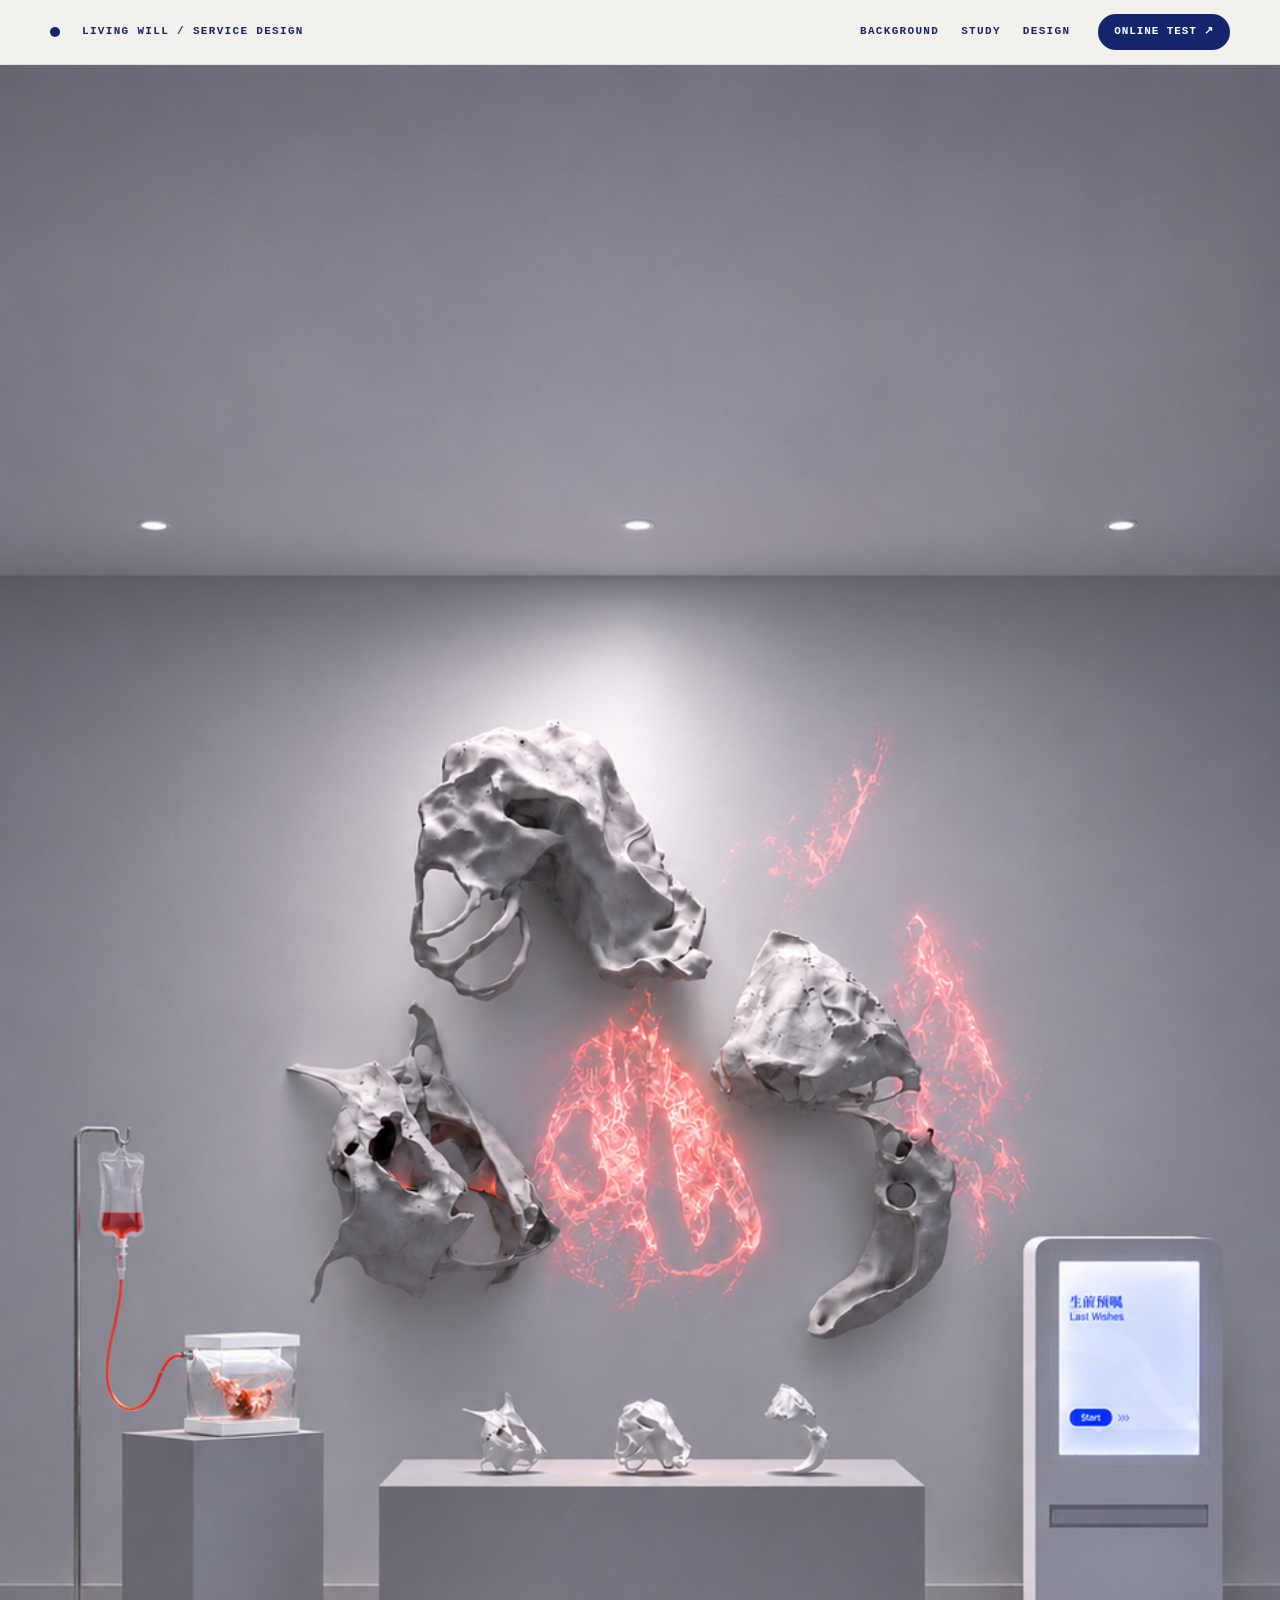
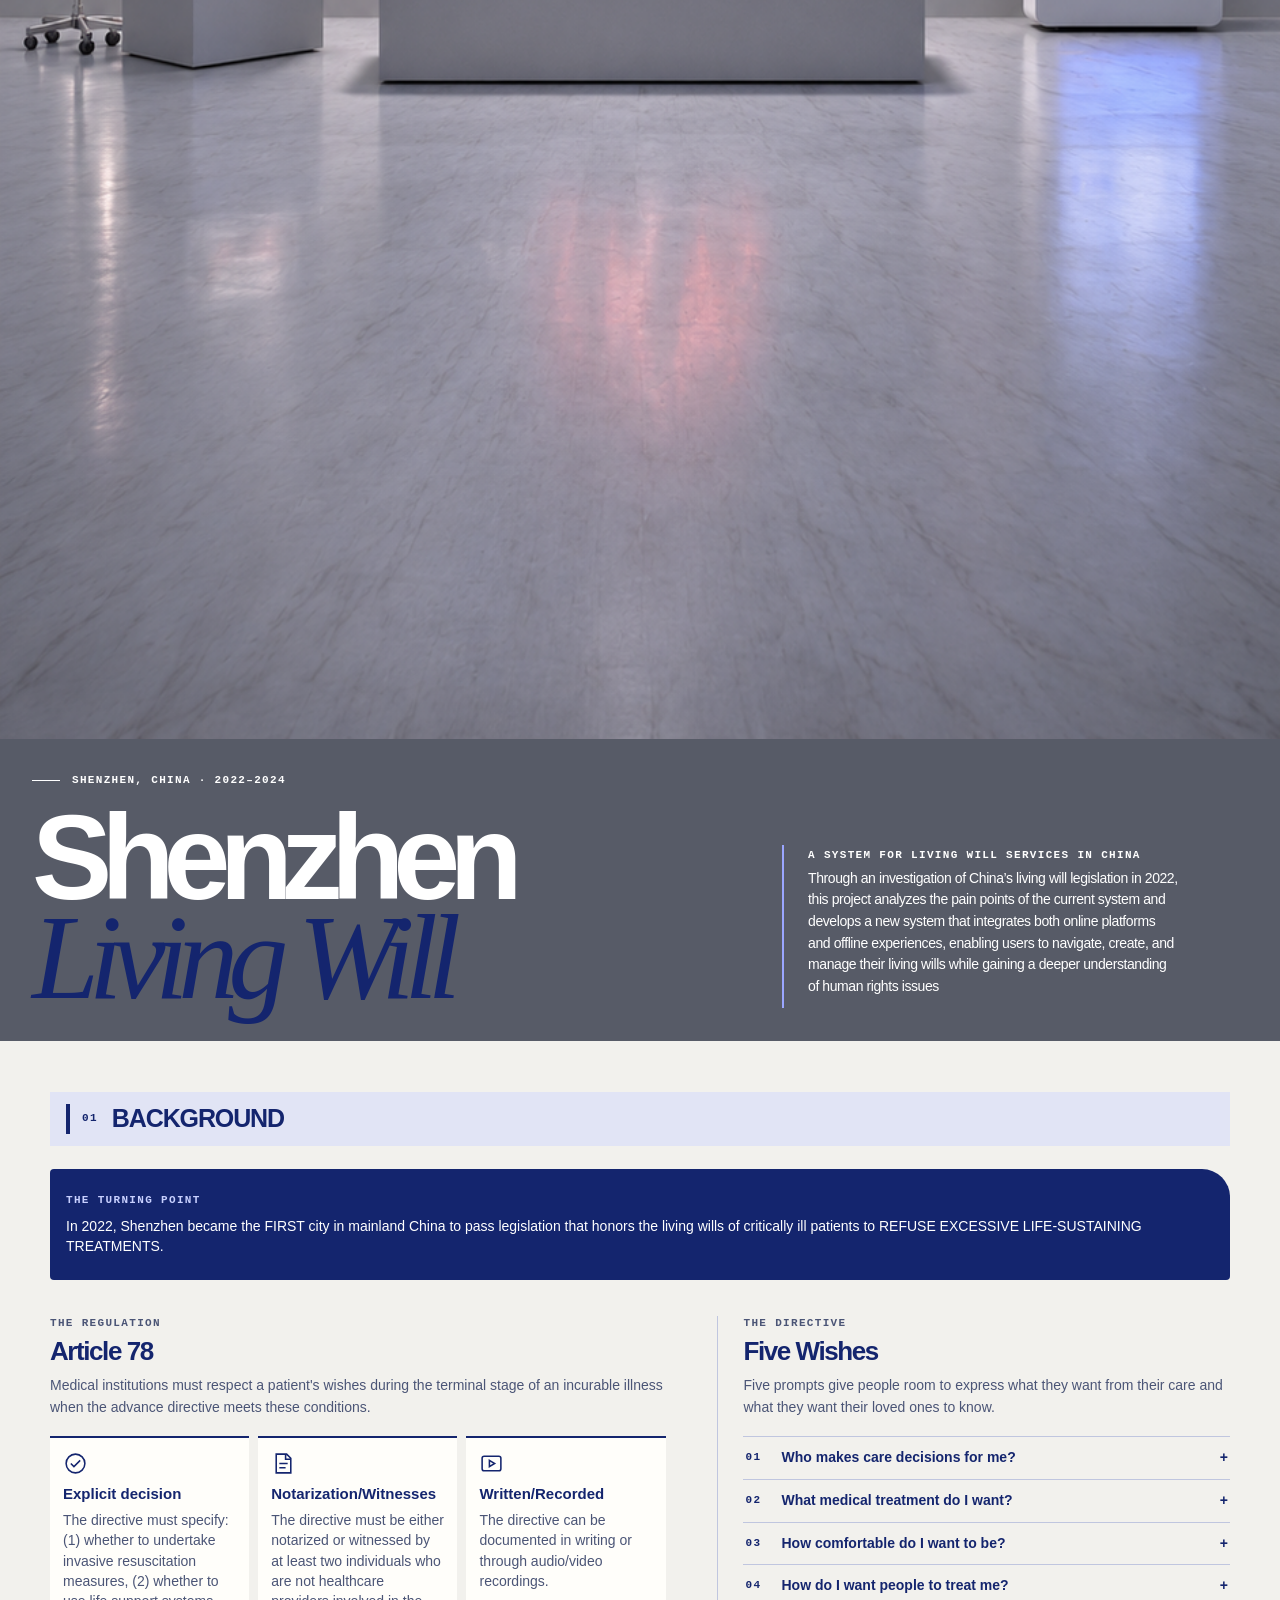
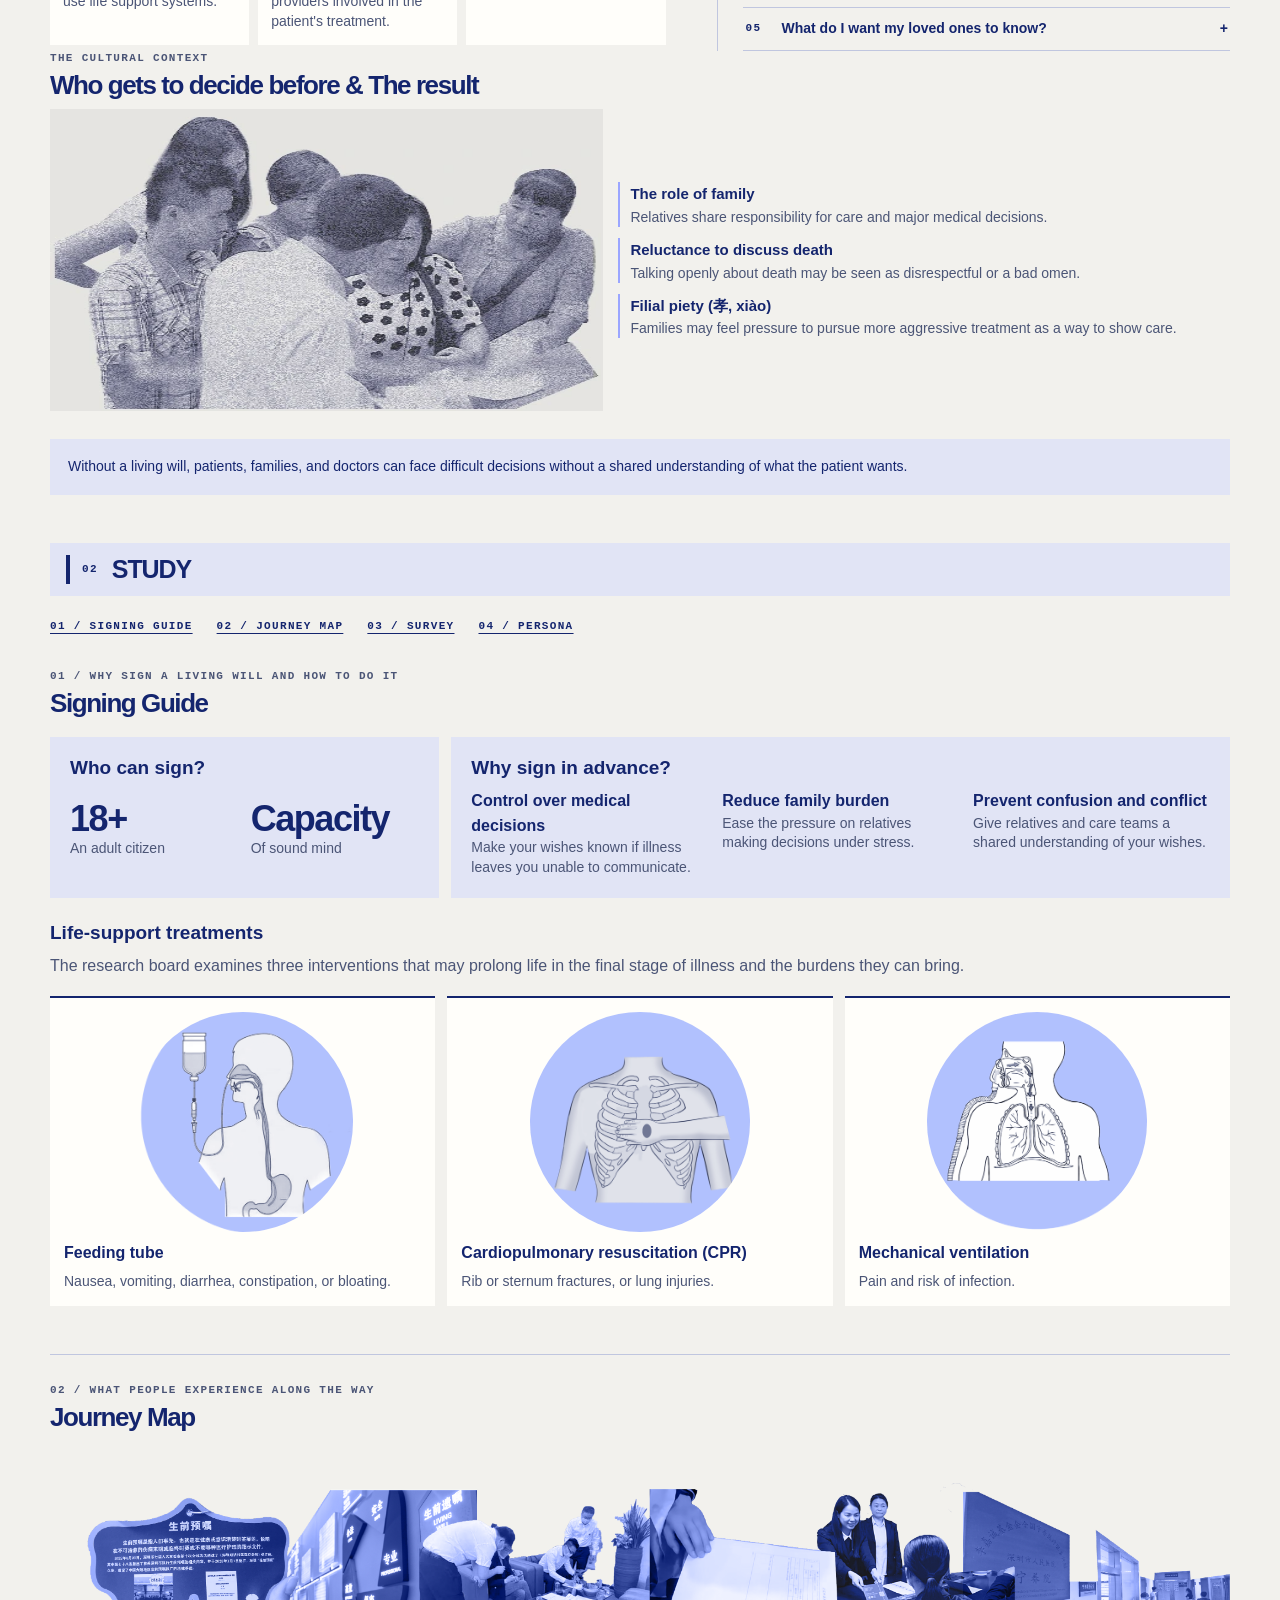
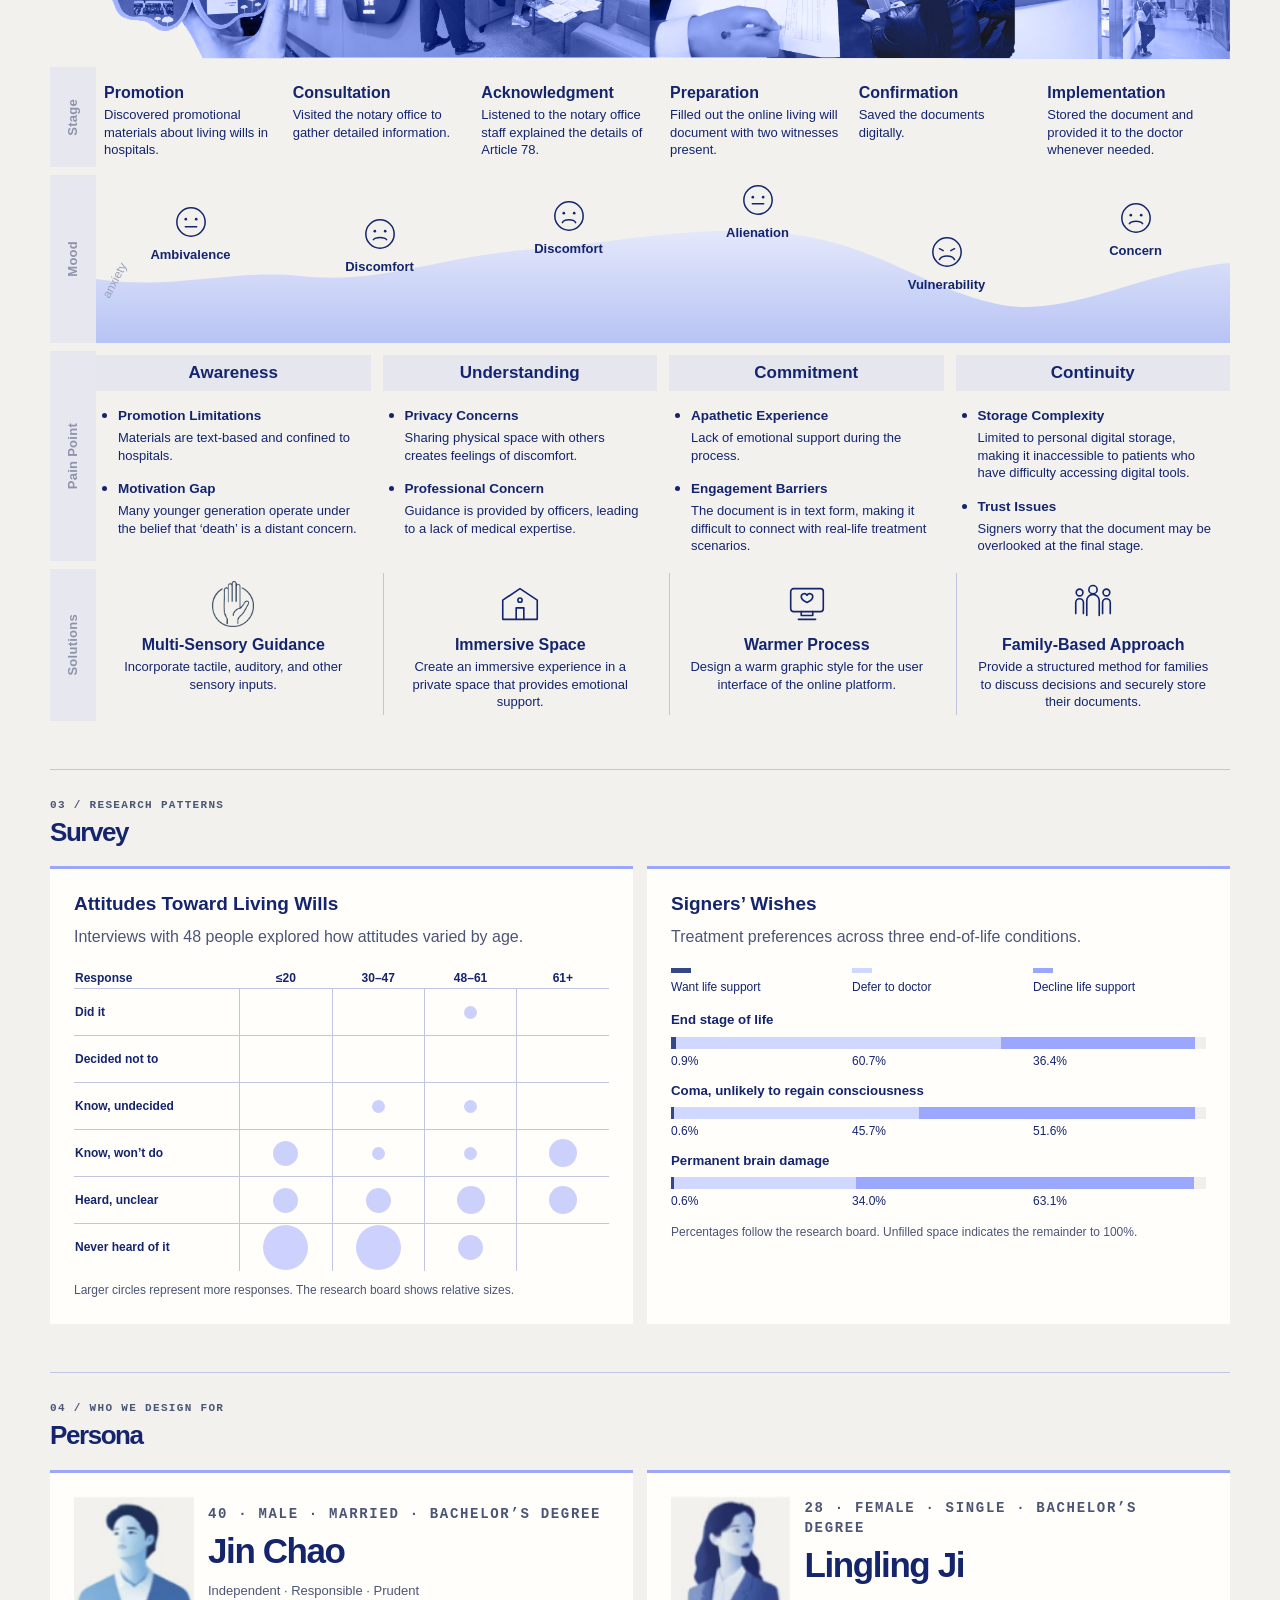
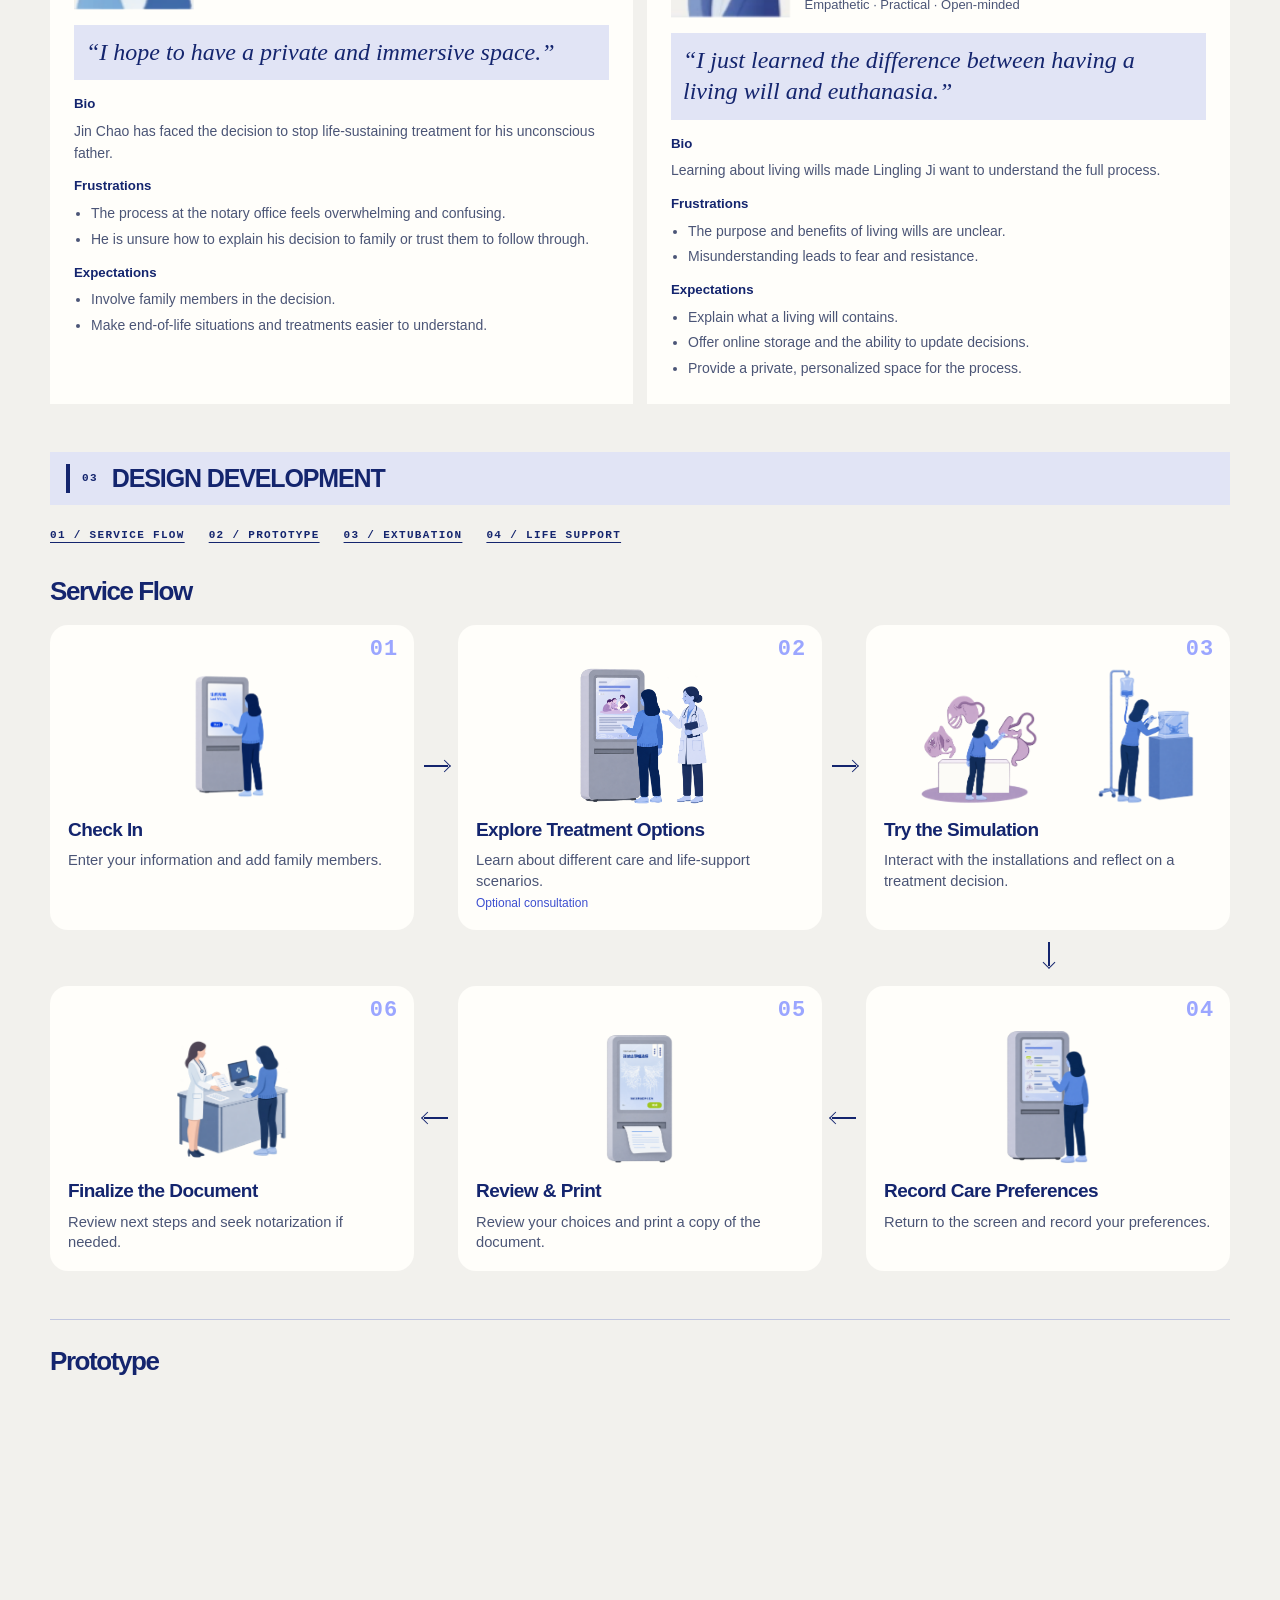
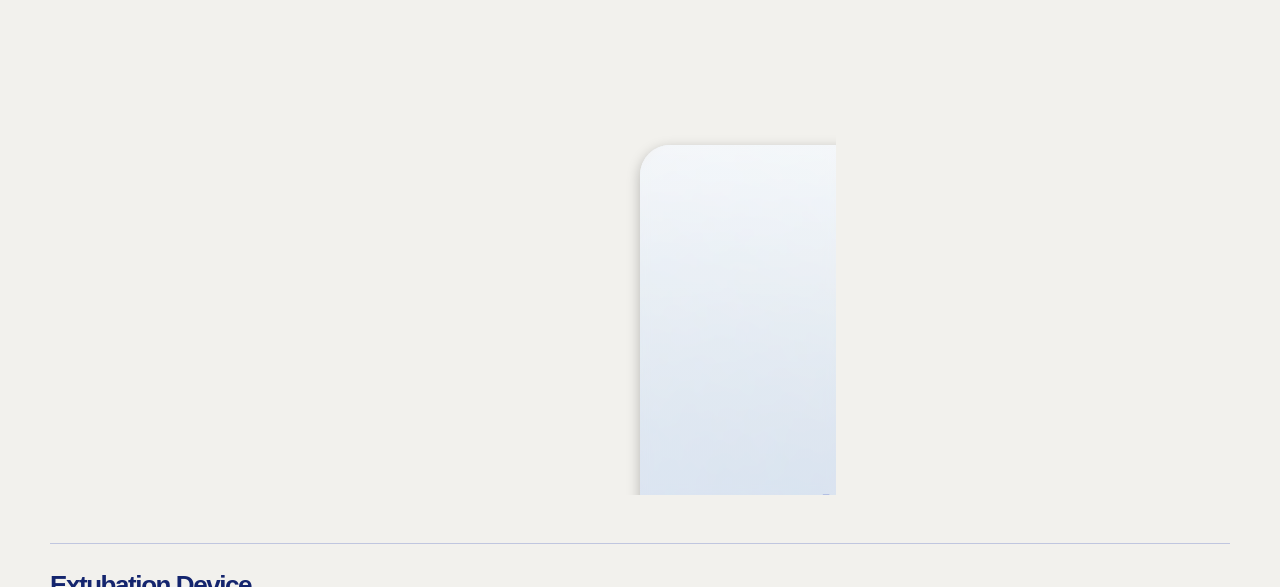
<file: index.html>
<!doctype html>
<html lang="en"><head>
<meta charset="utf-8"><meta name="viewport" content="width=device-width,initial-scale=1">
<meta name="description" content="A design research study of living wills and end-of-life decisions in Shenzhen.">
<title>Shenzhen Living Will · A Design Research Study</title>
<link rel="stylesheet" href="design.css"><link rel="stylesheet" href="base.css">
</head><body id="top">
<header class="nav site-nav mono"><div class="wrap nav-bar"><a class="mark" href="#top"><span></span> LIVING WILL / SERVICE DESIGN</a><nav aria-label="Sections"><a href="#background">BACKGROUND</a><a href="#fieldwork">STUDY</a><a href="#design">Design</a><a class="play-experience" href="https://xuefengli7788.github.io/dianyun/" aria-label="Play the interactive point cloud experience">ONLINE TEST ↗</a></nav></div></header>
<main><div class="cover-stage">
<picture><source media="(max-width: 640px)" srcset="手机版.png"><img class="hero-cover" src="coverpic.png" alt="Living Will installation rendering with red anatomical projections, display plinths, and a touchscreen kiosk"></picture>
    <div class="cover-caption"><div class="hero">
    <div><div class="eyebrow mono">Shenzhen, China · 2022–2024</div><h1>Shenzhen <span>Living Will</span></h1></div>
    <div class="intro"><div class="mono">A System for Living Will Services in China</div>
    <p>Through an investigation of China’s living will legislation in 2022, this project analyzes the pain points of the current system and develops a new system that integrates both online platforms and offline experiences, enabling users to navigate, create, and manage their living wills while gaining a deeper understanding of human rights issues</p></div>
</div></div></div><div class="wrap"><div class="opening-chapters">

    <section id="background" aria-labelledby="background-title">
<header class="section-head"><span class="mono">01</span><h2 id="background-title">BACKGROUND</h2></header>
<div class="callout"><div class="mono">The turning point</div><p>In 2022, Shenzhen became the FIRST city in mainland China to pass legislation that honors the living wills of critically ill patients to REFUSE EXCESSIVE LIFE-SUSTAINING TREATMENTS.</p></div>
<div class="opening-grid"><div><p class="mono label">The regulation</p><h3 class="sub">Article 78</h3><p class="copy">Medical institutions must respect a patient's wishes during the terminal stage of an incurable illness when the advance directive meets these conditions.</p>
<div class="rules">
<article><svg viewBox="0 0 24 24" aria-hidden="true"><circle cx="12" cy="12" r="9"></circle><path d="m7.5 12 3 3 6-6"></path></svg><b>Explicit decision</b><p>The directive must specify: 
(1) whether to undertake invasive resuscitation measures, 
(2) whether to use life support systems.</p></article>
<article><svg viewBox="0 0 24 24" aria-hidden="true"><path d="M5 3h10l4 4v14H5zM14 3v5h5M8 12h8m-8 4h6"></path></svg><b>Notarization/Witnesses</b><p>The directive must be either notarized or witnessed by at least two individuals who are not healthcare providers involved in the patient's treatment.</p></article>
<article><svg viewBox="0 0 24 24" aria-hidden="true"><rect x="3" y="5" width="18" height="14" rx="2"></rect><path d="m10 9 5 3-5 3z"></path></svg><b>Written/Recorded</b><p>The directive can be documented in writing or through audio/video recordings. 
</p></article>
</div></div><div class="opening-context"><p class="mono label">The directive</p><h3 class="sub">Five Wishes</h3><p class="copy">Five prompts give people room to express what they want from their care and what they want their loved ones to know.</p>
<div class="wishes">
<details><summary><span class="mono">01</span>Who makes care decisions for me?</summary><p>Name the person you want to speak for you if you can no longer make your own medical decisions.</p></details>
<details><summary><span class="mono">02</span>What medical treatment do I want?</summary><p>Describe which treatments you would want or decline.</p></details>
<details><summary><span class="mono">03</span>How comfortable do I want to be?</summary><p>Describe your preferences for comfort and relief.</p></details>
<details><summary><span class="mono">04</span>How do I want people to treat me?</summary><p>Share how you would like others to care for you and spend time with you.</p></details>
<details><summary><span class="mono">05</span>What do I want my loved ones to know?</summary><p>Leave a message for the people closest to you.</p></details>
</div></div></div>

<div class="opening-context"><p class="mono label">The cultural context</p><h3 class="sub">Who gets to decide before & The result</h3>
<div class="culture"><img src="family.webp" width="450" height="302" alt="Duotone photograph of a family gathered around a seated relative"><div class="themes"><div><b>The role of family</b><p>Relatives share responsibility for care and major medical decisions.</p></div><div><b>Reluctance to discuss death</b><p>Talking openly about death may be seen as disrespectful or a bad omen.</p></div><div><b>Filial piety (孝, xiào)</b><p>Families may feel pressure to pursue more aggressive treatment as a way to show care.</p></div></div></div>
<p class="end">Without a living will, patients, families, and doctors can face difficult decisions without a shared understanding of what the patient wants.</p></div></section></div>

<section id="fieldwork" class="fieldwork" aria-labelledby="fieldwork-title"><header class="section-head"><span class="mono">02</span><h2 id="fieldwork-title">STUDY</h2></header>
    <nav class="field-nav mono" aria-label="Fieldwork sections">
        <a href="#signing-guide">01 / Signing guide</a><a href="#journey">02 / Journey map</a><a href="#survey">03 / Survey</a><a href="#persona">04 / Persona</a></nav>
    <section id="signing-guide" class="field-chapter" aria-labelledby="signing-title">
        <div class="field-heading"><p class="mono label">01 / Why sign a living will and how to do it</p><h3 class="sub" id="signing-title">Signing Guide</h3></div>
        <div    class="guide-grid"><div class="guide-box"><h4>Who can sign?</h4><div class="eligibility"><p><strong>18+</strong>An adult citizen</p><p><strong>Capacity</strong>Of sound mind</p></div></div>
        <div class="guide-box"><h4>Why sign in advance?</h4><ul class="benefits"><li><b>Control over medical decisions</b><span>Make your wishes known if illness leaves you unable to communicate.</span></li><li><b>Reduce family burden</b><span>Ease the pressure on relatives making decisions under stress.</span></li><li><b>Prevent confusion and conflict</b><span>Give relatives and care teams a shared understanding of your wishes.</span></li></ul></div></div>
        <div class="treatments"><h4>Life-support treatments</h4><p class="copy">The research board examines three interventions that may prolong life in the final stage of illness and the burdens they can bring.</p><div class="treatment-grid">
            <article><span class="treatment-icon"><img src="feeding tube.png" width="220" height="220" alt="" loading="lazy"></span><h5>Feeding tube</h5><p>Nausea, vomiting, diarrhea, constipation, or bloating.</p></article>
            <article><span class="treatment-icon"><img src="cpr.png" width="220" height="220" alt="" loading="lazy"></span><h5>Cardiopulmonary resuscitation (CPR)</h5><p>Rib or sternum fractures, or lung injuries.</p></article>
            <article><span class="treatment-icon"><img src="ventilation.png" width="220" height="220" alt="" loading="lazy"></span><h5>Mechanical ventilation</h5><p>Pain and risk of infection.</p></article></div>
</div></section>

<section id="journey" class="field-chapter journey" aria-labelledby="journey-title">
<div class="field-heading"><p class="mono label">02 / What people experience along the way</p><h3 class="sub" id="journey-title">Journey Map</h3></div>
<img class="journey-photo" src="journeymap.png" width="934" height="135" alt="Blue-toned photo collage of hospital outreach, a notary consultation, and document signing" loading="lazy">
<div class="journey-scroll">
<div class="journey-board">
<div class="journey-row">
<div class="row-label"><span>Stage</span></div>
<ol class="stage-list">
<li><h4>Promotion</h4><p>Discovered promotional materials about living wills in hospitals.</p></li>
<li><h4>Consultation</h4><p>Visited the notary office to gather detailed information.</p></li>
<li><h4>Acknowledgment</h4><p>Listened to the notary office staff explained the details of Article 78.</p></li>
<li><h4>Preparation</h4><p>Filled out the online living will document with two witnesses present.</p></li>
<li><h4>Confirmation</h4><p>Saved the documents digitally.</p></li>
<li><h4>Implementation</h4><p>Stored the document and provided it to the doctor whenever needed.</p></li>
</ol>
</div>
<div class="journey-row">
<div class="row-label"><span>Mood</span></div>
<div class="mood-panel">
<svg class="mood-wave" viewBox="0 0 1000 180" preserveAspectRatio="none" aria-hidden="true"><defs><linearGradient id="mood-fill" x1="0" y1="0" x2="0" y2="1"><stop offset="0" stop-color="#e4e8fb"></stop><stop offset="1" stop-color="#b7c3f4"></stop></linearGradient></defs><path d="M0 92 C70 108 120 78 180 88 C250 100 300 62 380 52 C460 42 520 18 600 28 C690 40 730 108 800 128 C860 144 930 78 1000 70 V180 H0 Z" fill="url(#mood-fill)"></path></svg>
<span class="mood-axis">anxiety</span>
<ol class="mood-list">
<li class="mood-1"><svg viewBox="0 0 36 36" aria-hidden="true"><circle cx="18" cy="18" r="15"></circle><circle cx="12.5" cy="15" r="1.4"></circle><circle cx="23.5" cy="15" r="1.4"></circle><path d="M12 23h12"></path></svg><b>Ambivalence</b></li>
<li class="mood-2"><svg viewBox="0 0 36 36" aria-hidden="true"><circle cx="18" cy="18" r="15"></circle><circle cx="12.5" cy="15" r="1.4"></circle><circle cx="23.5" cy="15" r="1.4"></circle><path d="M11 24c2.2-3.2 11.8-3.2 14 0"></path></svg><b>Discomfort</b></li>
<li class="mood-3"><svg viewBox="0 0 36 36" aria-hidden="true"><circle cx="18" cy="18" r="15"></circle><circle cx="12.5" cy="15" r="1.4"></circle><circle cx="23.5" cy="15" r="1.4"></circle><path d="M11 25c2.2-4 11.8-4 14 0"></path></svg><b>Discomfort</b></li>
<li class="mood-4"><svg viewBox="0 0 36 36" aria-hidden="true"><circle cx="18" cy="18" r="15"></circle><circle cx="12.5" cy="15" r="1.4"></circle><circle cx="23.5" cy="15" r="1.4"></circle><path d="M12 22h12"></path></svg><b>Alienation</b></li>
<li class="mood-5"><svg viewBox="0 0 36 36" aria-hidden="true"><circle cx="18" cy="18" r="15"></circle><path d="M10 14.5 14 16.5M26 14.5 22 16.5"></path><path d="M10 26c2.6-5 13.4-5 16 0"></path></svg><b>Vulnerability</b></li>
<li class="mood-6"><svg viewBox="0 0 36 36" aria-hidden="true"><circle cx="18" cy="18" r="15"></circle><circle cx="12.5" cy="15" r="1.4"></circle><circle cx="23.5" cy="15" r="1.4"></circle><path d="M11 24c2.2-3.4 11.8-3.4 14 0"></path></svg><b>Concern</b></li>
</ol>
</div>
</div>
<div class="journey-row">
<div class="row-label"><span>Pain Point</span></div>
<div class="pain-grid">
<article><h4>Awareness</h4><ul><li><b>Promotion Limitations</b><p>Materials are text-based and confined to hospitals.</p></li><li><b>Motivation Gap</b><p>Many younger generation operate under the belief that ‘death’ is a distant concern.</p></li></ul></article>
<article><h4>Understanding</h4><ul><li><b>Privacy Concerns</b><p>Sharing physical space with others creates feelings of discomfort.</p></li><li><b>Professional Concern</b><p>Guidance is provided by officers, leading to a lack of medical expertise.</p></li></ul></article>
<article><h4>Commitment</h4><ul><li><b>Apathetic Experience</b><p>Lack of emotional support during the process.</p></li><li><b>Engagement Barriers</b><p>The document is in text form, making it difficult to connect with real-life treatment scenarios.</p></li></ul></article>
<article><h4>Continuity</h4><ul><li><b>Storage Complexity</b><p>Limited to personal digital storage, making it inaccessible to patients who have difficulty accessing digital tools.</p></li><li><b>Trust Issues</b><p>Signers worry that the document may be overlooked at the final stage.</p></li></ul></article>
</div>
</div>
<div class="journey-row">
<div class="row-label"><span>Solutions</span></div>
<div class="solution-grid">
<article><img src="手icon.png" alt="" width="46" height="46"><h4>Multi-Sensory Guidance</h4><p>Incorporate tactile, auditory, and other sensory inputs.</p></article>
<article><svg viewBox="0 0 48 48" aria-hidden="true"><path d="M6 20 24 8l18 12v20H6z"></path><path d="M20 40V28h8v12"></path><circle cx="24" cy="20" r="2.2"></circle></svg><h4>Immersive Space</h4><p>Create an immersive experience in a private space that provides emotional support.</p></article>
<article><svg viewBox="0 0 48 48" aria-hidden="true"><rect x="7" y="8" width="34" height="24" rx="3"></rect><path d="M18 32v4h12v-4M15 40h18"></path><path d="M24 15c-1.5-2.8-6-2.2-6 1.4 0 3.2 6 6 6 6s6-2.8 6-6c0-3.6-4.5-4.2-6-1.4z"></path></svg><h4>Warmer Process</h4><p>Design a warm graphic style for the user interface of the online platform.</p></article>
<article><svg viewBox="0 0 48 48" aria-hidden="true"><circle cx="10" cy="12" r="3.5"></circle><path d="M6 34V22.5a4 4 0 0 1 8 0V34"></path><circle cx="24" cy="9" r="4.3"></circle><path d="M17.5 36V20.5a6.5 6.5 0 0 1 13 0V36"></path><circle cx="38" cy="12" r="3.5"></circle><path d="M34 34V22.5a4 4 0 0 1 8 0V34"></path></svg><h4>Family-Based Approach</h4><p>Provide a structured method for families to discuss decisions and securely store their documents.</p></article>
</div>
</div>
</div>
</div>
</section>
<section id="survey" class="field-chapter" aria-labelledby="survey-title"><div class="field-heading"><p class="mono label">03 / Research patterns</p><h3 class="sub" id="survey-title">Survey</h3></div><div class="survey-grid">
<article><h4>Attitudes Toward Living Wills</h4><p class="copy">Interviews with 48 people explored how attitudes varied by age.</p><table class="bubble-table" aria-label="Relative response frequency by age group"><thead><tr><th scope="col">Response</th><th scope="col">≤20</th><th scope="col">30–47</th><th scope="col">48–61</th><th scope="col">61+</th></tr></thead><tbody>
<tr><th scope="row">Did it</th><td><span class="dot" style="--dot:0px" aria-label="No mark"></span></td><td><span class="dot" style="--dot:0px" aria-label="No mark"></span></td><td><span class="dot" style="--dot:13px" aria-label="Small marker"></span></td><td><span class="dot" style="--dot:0px" aria-label="No mark"></span></td></tr>
<tr><th scope="row">Decided not to</th><td><span class="dot" style="--dot:0px" aria-label="No mark"></span></td><td><span class="dot" style="--dot:0px" aria-label="No mark"></span></td><td><span class="dot" style="--dot:0px" aria-label="No mark"></span></td><td><span class="dot" style="--dot:0px" aria-label="No mark"></span></td></tr>
<tr><th scope="row">Know, undecided</th><td><span class="dot" style="--dot:0px" aria-label="No mark"></span></td><td><span class="dot" style="--dot:13px" aria-label="Small marker"></span></td><td><span class="dot" style="--dot:13px" aria-label="Small marker"></span></td><td><span class="dot" style="--dot:0px" aria-label="No mark"></span></td></tr>
<tr><th scope="row">Know, won’t do</th><td><span class="dot" style="--dot:25px" aria-label="Medium marker"></span></td><td><span class="dot" style="--dot:13px" aria-label="Small marker"></span></td><td><span class="dot" style="--dot:13px" aria-label="Small marker"></span></td><td><span class="dot" style="--dot:28px" aria-label="Medium marker"></span></td></tr>
<tr><th scope="row">Heard, unclear</th><td><span class="dot" style="--dot:25px" aria-label="Medium marker"></span></td><td><span class="dot" style="--dot:25px" aria-label="Medium marker"></span></td><td><span class="dot" style="--dot:28px" aria-label="Medium marker"></span></td><td><span class="dot" style="--dot:28px" aria-label="Medium marker"></span></td></tr>
<tr><th scope="row">Never heard of it</th><td><span class="dot" style="--dot:45px" aria-label="Large marker"></span></td><td><span class="dot" style="--dot:45px" aria-label="Large marker"></span></td><td><span class="dot" style="--dot:25px" aria-label="Medium marker"></span></td><td><span class="dot" style="--dot:0px" aria-label="No mark"></span></td></tr>
</tbody></table><p class="chart-note">Larger circles represent more responses. The research board shows relative sizes.</p></article>
<article><h4>Signers’ Wishes</h4><p class="copy">Treatment preferences across three end-of-life conditions.</p><ol class="wish-legend"><li>Want life support</li><li>Defer to doctor</li><li>Decline life support</li></ol>
<div class="wish-data"><h5>End stage of life</h5><div class="wish-bar" aria-hidden="true"><span style="width:0.9%"></span><span style="width:60.7%"></span><span style="width:36.4%"></span></div><div class="wish-values"><span>0.9%</span><span>60.7%</span><span>36.4%</span></div></div>
<div class="wish-data"><h5>Coma, unlikely to regain consciousness</h5><div class="wish-bar" aria-hidden="true"><span style="width:0.6%"></span><span style="width:45.7%"></span><span style="width:51.6%"></span></div><div class="wish-values"><span>0.6%</span><span>45.7%</span><span>51.6%</span></div></div>
<div class="wish-data"><h5>Permanent brain damage</h5><div class="wish-bar" aria-hidden="true"><span style="width:0.6%"></span><span style="width:34.0%"></span><span style="width:63.1%"></span></div><div class="wish-values"><span>0.6%</span><span>34.0%</span><span>63.1%</span></div></div><p class="chart-note">Percentages follow the research board. Unfilled space indicates the remainder to 100%.</p></article></div></section>
<section id="persona" class="field-chapter" aria-labelledby="persona-title"><div class="field-heading"><p class="mono label">04 / Who we design for</p><h3 class="sub" id="persona-title">Persona</h3></div><div class="persona-grid">
<article class="persona"><header><img src="jin-chao.webp" width="99" height="93" alt="" loading="lazy"><div><p class="mono label">40 · Male · Married · Bachelor’s degree</p><h4>Jin Chao</h4><p class="traits">Independent · Responsible · Prudent</p></div></header><blockquote>“I hope to have a private and immersive space.”</blockquote><h5>Bio</h5><p>Jin Chao has faced the decision to stop life-sustaining treatment for his unconscious father.</p><h5>Frustrations</h5><ul><li>The process at the notary office feels overwhelming and confusing.</li><li>He is unsure how to explain his decision to family or trust them to follow through.</li></ul><h5>Expectations</h5><ul><li>Involve family members in the decision.</li><li>Make end-of-life situations and treatments easier to understand.</li></ul></article>
<article class="persona"><header><img src="lingling-ji.webp" width="92" height="93" alt="" loading="lazy"><div><p class="mono label">28 · Female · Single · Bachelor’s degree</p><h4>Lingling Ji</h4><p class="traits">Empathetic · Practical · Open-minded</p></div></header><blockquote>“I just learned the difference between having a living will and euthanasia.”</blockquote><h5>Bio</h5><p>Learning about living wills made Lingling Ji want to understand the full process.</p><h5>Frustrations</h5><ul><li>The purpose and benefits of living wills are unclear.</li><li>Misunderstanding leads to fear and resistance.</li></ul><h5>Expectations</h5><ul><li>Explain what a living will contains.</li><li>Offer online storage and the ability to update decisions.</li><li>Provide a private, personalized space for the process.</li></ul></article></div></section>
</section>
<section id="design" class="fieldwork design" aria-labelledby="design-title"><header class="section-head"><span class="mono">03</span><h2 id="design-title">DESIGN DEVELOPMENT</h2></header>
<nav class="field-nav mono" aria-label="Design development sections"><a href="#service-flow">01 / Service Flow</a><a href="#prototype">02 / Prototype</a><a href="#extubation">03 / Extubation</a><a href="#life-support">04 / Life support</a></nav>
<section id="service-flow" class="field-chapter" aria-labelledby="service-flow-title"><div class="field-heading"><h3 class="sub" id="service-flow-title">Service Flow</h3></div><ol class="service-list">
<li class="service-step"><span class="service-num mono">01</span><div class="service-visual"><img src="1.png" width="1122" height="1402" alt="" loading="lazy"></div><div class="service-copy"><h4>Check In</h4><p>Enter your information and add family members.</p></div><span class="flow-arrow" aria-hidden="true"></span></li>
<li class="service-step"><span class="service-num mono">02</span><div class="service-visual"><img src="2.png" width="1460" height="1077" alt="" loading="lazy"></div><div class="service-copy"><h4>Explore Treatment Options</h4><p>Learn about different care and life-support scenarios.</p><p class="service-note">Optional consultation</p></div><span class="flow-arrow" aria-hidden="true"></span></li>
<li class="service-step service-pair"><span class="service-num mono">03</span><div class="service-visual"><img src="3.png" width="1460" height="1077" alt="" loading="lazy"><img src="5.png" width="1045" height="1505" alt="" loading="lazy"></div><div class="service-copy"><h4>Try the Simulation</h4><p>Interact with the installations and reflect on a treatment decision.</p></div><span class="flow-arrow" aria-hidden="true"></span></li>
<li class="service-step"><span class="service-num mono">04</span><div class="service-visual"><img src="4.png" width="1086" height="1448" alt="" loading="lazy"></div><div class="service-copy"><h4>Record Care Preferences</h4><p>Return to the screen and record your preferences.</p></div><span class="flow-arrow" aria-hidden="true"></span></li>
<li class="service-step"><span class="service-num mono">05</span><div class="service-visual"><img src="7.png" width="1013" height="1552" alt="" loading="lazy"></div><div class="service-copy"><h4>Review &amp; Print</h4><p>Review your choices and print a copy of the document.</p></div><span class="flow-arrow" aria-hidden="true"></span></li>
<li class="service-step"><span class="service-num mono">06</span><div class="service-visual"><img src="6.png" width="1312" height="1199" alt="" loading="lazy"></div><div class="service-copy"><h4>Finalize the Document</h4><p>Review next steps and seek notarization if needed.</p></div></li>
</ol></section>
<section id="prototype" class="field-chapter" aria-labelledby="prototype-title"><div class="field-heading"><h3 class="sub" id="prototype-title">Prototype</h3></div><figure class="decision-demo"><iframe src="prototype/index.html" title="生前预嘱 interactive prototype"></iframe></figure></section>
<section id="extubation" class="field-chapter" aria-labelledby="extubation-title"><div class="field-heading"><h3 class="sub" id="extubation-title">Extubation Device</h3></div><div class="device-pair"><img src="装置new.png" width="1452" height="1083" alt="Extubation installation with red branching forms and clear tubes against a blue field" loading="lazy"><div class="device-video"><iframe src="https://www.youtube.com/embed/TTAjL5iIL40" title="Extubation simulation" allow="accelerometer; autoplay; clipboard-write; encrypted-media; gyroscope; picture-in-picture; web-share" referrerpolicy="strict-origin-when-cross-origin" allowfullscreen></iframe></div></div></section>
<section id="life-support" class="field-chapter" aria-labelledby="life-support-title"><div class="field-heading"><h3 class="sub" id="life-support-title">Life Support System</h3></div><figure class="support-main"><img src="life-support.jpg" width="1024" height="682" alt="Three white plaster organ sculptures suspended on a gray wall" loading="lazy"><div class="support-links"><a href="https://xuefengli7788.github.io/dianyun/">Online Test ↗</a><a href="https://youtu.be/XXvZ9g0UHqM">Projection Video ↗</a></div></figure></section>
</section></div></main>
<div class="wrap"><footer class="foot mono"><span>Shenzhen Living Will / Design Research</span><a href="#top">Back to top ↑</a></footer></div>
</body></html>
</file>
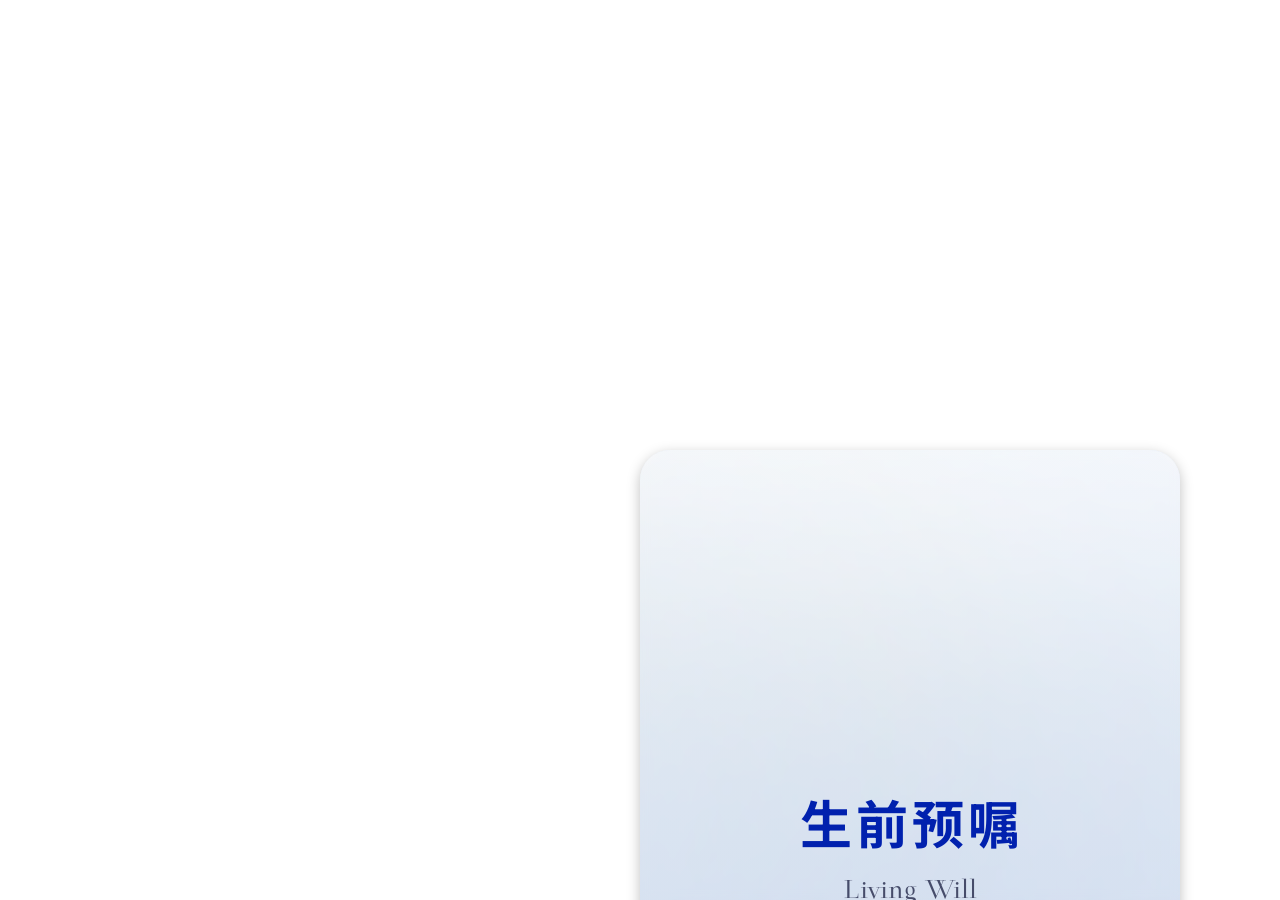
<file: prototype/index.html>
<!doctype html>
<html lang="zh-Hans">
  <head>
    <meta charset="UTF-8" />
    <meta name="viewport" content="width=device-width, initial-scale=1.0" />
    <title>生前预嘱</title>
    <link rel="preconnect" href="https://fonts.googleapis.com" />
    <link rel="preconnect" href="https://fonts.gstatic.com" crossorigin />
    <link
      href="https://fonts.googleapis.com/css2?family=Inter:wght@300;400&family=Noto+Sans+SC:wght@400;700&display=swap"
      rel="stylesheet"
    />
    <script type="module" crossorigin src="./assets/index-Yc7dVL2d.js"></script>
    <link rel="stylesheet" crossorigin href="./assets/index-CoZkvvAT.css">
    <style>html,body,#root,.viewport{background:transparent}</style>
  </head>
  <body>
    <div id="root"></div>
  </body>
</html>
</file>
<file: design.css>
.survey-grid,.persona-grid{display:grid;grid-template-columns:repeat(2,minmax(0,1fr));gap:14px}
.survey-grid article,.persona{padding:clamp(12px,2vw,24px);background:var(--white);border-top:3px solid var(--accent)}
.bubble-table{width:100%;table-layout:fixed;border-collapse:collapse;font-size:12px;text-align:center}
.bubble-table th:first-child{width:31%;text-align:left}
.bubble-table tbody tr{border-top:1px solid var(--line)}
.bubble-table td{height:47px;border-left:1px solid var(--line)}
.dot{display:block;width:min(var(--dot),100%);aspect-ratio:1;margin:auto;border-radius:50%;background:#929fff;opacity:.47}
.chart-note{font-size:12px;color:var(--muted);margin:10px 0 0}
.wish-legend,.wish-values{display:grid;grid-template-columns:repeat(3,1fr);gap:8px}
.wish-legend{list-style:none;padding:0;margin:0 0 16px;font-size:12px}
.wish-legend li::before{content:"";display:block;width:20px;height:5px;margin-bottom:5px;background:var(--swatch)}
.wish-legend li:first-child{--swatch:#344886}
.wish-legend li:nth-child(2){--swatch:#d1d8ff}
.wish-legend li:nth-child(3){--swatch:#9ba6ff}
.wish-data{margin-bottom:12px}
.wish-bar{display:flex;height:12px;background:#f0efec}
.wish-bar span:first-child{background:#344886}
.wish-bar span:nth-child(2){background:#d1d8ff}
.wish-bar span:nth-child(3){background:#9ba6ff}
.wish-values{font-size:12px;margin-top:3px;font-variant-numeric:tabular-nums}
.persona header{display:flex;align-items:center;gap:14px}
.persona header img{width:min(27%,120px);height:auto;mix-blend-mode:multiply}
.persona header h4{font-size:clamp(20px,3.2vw,35px);letter-spacing:-.04em}
.persona .traits{margin:0;font-size:13px}
.persona blockquote{margin:16px 0;padding:12px;background:var(--panel);font:italic clamp(17px,2.1vw,24px)/1.3 Georgia,serif}
.persona p,.persona ul,.idea-grid p,.service-list p{color:var(--muted);margin-top:0;font-size:14px}
.persona ul{padding-left:17px}
.persona li+li{margin-top:4px}
.persona ul:last-child,.idea-grid p,.service-list p{margin-bottom:0}
.idea-grid{list-style:none;padding:0;margin:0;display:grid;gap:14px}
.idea-grid{grid-template-columns:repeat(3,minmax(0,1fr))}
.idea-grid li{background:var(--panel);padding:18px}
.idea-grid .mono{display:block;margin-bottom:8px}
/* Six steps: left to right across the top, then back from the right. */
.service-list{list-style:none;margin:8px 0 0;padding:0;display:grid;gap:18px}
.service-step{position:relative;display:grid;grid-template-columns:92px minmax(0,1fr);gap:12px;align-items:center;padding:0 0 18px 16px;border-left:1px solid var(--line)}
.service-visual{display:flex;grid-column:1;grid-row:1 / span 2;align-items:flex-end;justify-content:center;gap:8px}
.service-num,.service-copy{grid-column:2}
.service-visual img{display:block;width:100%;height:auto;max-height:125px;object-fit:contain;mix-blend-mode:multiply}
.service-pair .service-visual img{max-width:46%}
.service-list .service-num{display:block;margin:0 0 4px;color:var(--accent);font-size:11px;letter-spacing:.08em;text-transform:none}
.service-copy h4{margin:0 0 4px;font-size:15px;letter-spacing:-.03em}
.service-copy p{margin:0;color:var(--muted);font-size:13px;line-height:1.45}
.service-copy .service-note{margin-top:4px;color:#3d4fd0;font-size:12px}
.flow-arrow{display:none}
@media(min-width:850px){
  .service-list{grid-template-columns:repeat(3,minmax(0,1fr));gap:56px 44px}
  .service-step{display:block;min-height:268px;padding:16px 18px 18px;border-left:0;background:var(--white);border-radius:18px}
  .service-step:nth-child(4){grid-column:3;grid-row:2}
  .service-step:nth-child(5){grid-column:2;grid-row:2}
  .service-step:nth-child(6){grid-column:1;grid-row:2}
  .service-list .service-num{position:absolute;right:16px;top:14px;margin:0;font:700 22px/1 ui-monospace,monospace;letter-spacing:.04em;text-transform:none}
  .service-visual{height:138px;margin:26px 0 14px}
  .service-visual img{width:auto;max-width:64%;max-height:138px;margin-inline:auto}
  .service-pair .service-visual img{max-width:46%}
  .service-copy h4{font-size:clamp(16px,1.5vw,20px)}
  .service-copy p{font-size:clamp(13px,1.15vw,15px);line-height:1.4}
  .flow-arrow{display:block;position:absolute;background:var(--ink)}
  .flow-arrow::before{content:"";position:absolute;width:8px;height:8px;border:solid var(--ink);border-width:0 1.5px 1.5px 0}
  .service-step:nth-child(-n+2) .flow-arrow{top:46%;right:-34px;width:24px;height:1.5px}
  .service-step:nth-child(-n+2) .flow-arrow::before{right:-1px;top:50%;transform:translateY(-50%) rotate(-45deg)}
  .service-step:nth-child(3) .flow-arrow{left:50%;bottom:-36px;width:1.5px;height:24px}
  .service-step:nth-child(3) .flow-arrow::before{left:50%;bottom:-1px;transform:translateX(-50%) rotate(45deg)}
  .service-step:nth-child(4) .flow-arrow,.service-step:nth-child(5) .flow-arrow{top:46%;left:-34px;width:24px;height:1.5px}
  .service-step:nth-child(4) .flow-arrow::before,.service-step:nth-child(5) .flow-arrow::before{left:-1px;top:50%;transform:translateY(-50%) rotate(135deg)}
}
@media(max-width:849px){
  .service-pair .service-visual{flex-direction:column}
  .service-pair .service-visual img{max-width:100%;max-height:72px}
}
@media(max-width:680px){.survey-grid,.persona-grid,.idea-grid{grid-template-columns:1fr}.bubble-table td{height:42px}}

.treatment-icon{display:block;width:min(220px,100%);aspect-ratio:1;margin:0 auto 12px;border-radius:50%;overflow:hidden;position:relative}
.treatments .treatment-grid .treatment-icon img{position:absolute;width:175%;max-width:none;height:auto;left:50%;top:47%;transform:translate(-50%,-50%);border-radius:0}
.decision-demo{width:min(392px,100%);margin:8px auto 0}
.decision-demo iframe{display:block;width:100%;aspect-ratio:392/700;height:auto;border:0;background:transparent}
.device-pair{display:grid;grid-template-columns:minmax(0,1.25fr) minmax(280px,.85fr);gap:clamp(14px,2vw,28px);align-items:start;margin-top:8px}
.device-pair img{display:block;width:100%;height:auto}
.device-video{position:relative;aspect-ratio:16/9;background:#10142a}
.device-video iframe{position:absolute;inset:0;width:100%;height:100%;border:0}
@media(max-width:760px){.device-pair{grid-template-columns:minmax(0,1fr)}}

.cover-stage{display:grid;margin-bottom:clamp(24px,4vw,56px)}
.hero-cover{display:block;width:100%;height:auto}
.cover-caption{position:relative;background:rgba(12,19,38,.67);color:#fff}
.cover-caption .hero{width:min(1350px,calc(100% - 64px));margin-inline:auto;padding:clamp(14px,2.6vw,36px) 0;grid-template-columns:minmax(0,1.5fr) minmax(0,1fr);gap:clamp(12px,4vw,56px)}
.cover-caption h1{font-size:clamp(32px,5.8vw,85px);line-height:1;margin:6px 0 0}
.cover-caption h1 span{display:inline;color:inherit}
.cover-caption .intro p{font-size:14px;line-height:1.55;margin:4px 0 6px}
@media(max-width:640px){
  .cover-caption .hero{width:calc(100% - 32px);grid-template-columns:1fr;gap:8px;padding:10px 0}
  .cover-caption h1{font-size:clamp(24px,7vw,42px);margin-top:3px}
  .cover-caption .intro p{margin:2px 0}
  .cover-caption .intro a{font-size:11px}
  .cover-caption .mono{font-size:9px}
}

.opening-chapters{display:grid;gap:clamp(32px,5vw,68px)}
.opening-chapters .callout,.opening-chapters .copy,.opening-chapters .end,.opening-chapters .rules p,.opening-chapters .themes p,.opening-chapters details p,.opening-chapters .timeline{font-size:14px}
.opening-grid{display:grid;grid-template-columns:minmax(0,1.2fr) minmax(0,1fr);align-items:start;gap:clamp(22px,4vw,54px)}
.opening-chapters .callout{margin-bottom:clamp(20px,3vw,36px);padding-left:16px;padding-right:16px}
.opening-chapters .callout p{max-width:none;margin-left:0;margin-right:0;text-align:start}
.opening-grid .opening-context{border-left:1px solid var(--line);padding-left:clamp(16px,2vw,30px)}
.research-stack{display:grid;gap:clamp(24px,4vw,48px);margin-top:clamp(32px,5vw,68px)}
.research-stack .opening-context{border-top:1px solid var(--line);padding-top:clamp(16px,2.5vw,30px)}
.research-stack .copy{max-width:70ch}
.research-stack .culture{grid-template-columns:minmax(0,450px) minmax(0,1fr);gap:clamp(16px,3vw,40px);align-items:center}
@media(max-width:640px){.research-stack .culture{grid-template-columns:minmax(0,1fr)}}
.research-stack .culture img{max-width:450px;height:auto}
.research-stack .chart svg{max-width:900px;margin-inline:auto}
@media(max-width:760px){
  .opening-grid{grid-template-columns:minmax(0,1fr)}
  .opening-grid .opening-context{border-left:0;border-top:1px solid var(--line);padding:16px 0 0}
}

html{scroll-padding-top:76px}
.site-nav.nav{position:sticky;top:0;z-index:30;display:block;padding:0;border-bottom:1px solid rgba(192,198,223,.45);background:rgba(242,241,237,.55);-webkit-backdrop-filter:blur(18px) saturate(1.5);backdrop-filter:blur(18px) saturate(1.5)}
.nav-bar{display:flex;justify-content:space-between;align-items:center;gap:20px;padding:14px 0}
.site-nav .play-experience{display:inline-flex;align-items:center;justify-content:center;min-height:36px;margin-left:6px;padding:8px 16px;border-radius:999px;background:var(--ink);color:#fff;text-decoration:none;letter-spacing:.08em}
.site-nav .play-experience:hover{background:#24368a;text-decoration:none}
.support-main{position:relative;margin:0}
.support-main img{display:block;width:100%;height:auto}
.support-links{position:absolute;top:14px;right:16px;display:flex;flex-direction:column;align-items:flex-end;gap:8px}
.support-links a{color:#fff;font-size:13px;font-weight:400;line-height:1;letter-spacing:.01em;text-decoration:none}
.support-links a:hover{text-decoration:underline}
@media(max-width:680px){.nav-bar{align-items:flex-start;padding:12px 0}.site-nav .play-experience{min-height:32px;padding:6px 12px}}

.field-heading h3.sub{font-size:26px;line-height:1.05;letter-spacing:-.055em}
.journey-title{margin:0 0 16px;padding-left:14px;border-left:6px solid var(--ink);font-size:clamp(26px,3vw,34px);line-height:1;letter-spacing:.01em;text-transform:uppercase}
.journey-photo{display:block;width:100%;height:auto;margin-bottom:8px}
.journey-scroll{overflow-x:auto}
.journey-board{min-width:880px}
.journey-row{display:grid;grid-template-columns:46px minmax(0,1fr);align-items:stretch}
.journey-row+.journey-row{margin-top:8px}
.row-label{display:flex;align-items:center;justify-content:center;background:#e7e8ef;color:#8d93ab}
.row-label span{writing-mode:vertical-rl;transform:rotate(180deg);font-size:13px;font-weight:700;letter-spacing:.02em}
.stage-list,.mood-list,.pain-grid,.solution-grid{margin:0}
.stage-list{display:grid;grid-template-columns:repeat(6,minmax(0,1fr));gap:14px;list-style:none;padding:16px 8px 8px}
.journey .stage-list h4,.journey .pain-grid h4,.journey .solution-grid h4{margin:0 0 4px;font-size:16px;line-height:1.2;letter-spacing:0}
.journey .stage-list p,.journey .pain-grid p,.journey .solution-grid p{margin:0;color:var(--ink);font-size:13px;line-height:1.35}
.mood-panel{position:relative;min-height:168px}
.mood-wave{position:absolute;inset:auto 0 0;width:100%;height:78%;display:block}
.mood-axis{position:absolute;left:10px;bottom:36px;z-index:1;color:#9aa1bb;font-size:12px;transform:rotate(-62deg);transform-origin:left center}
.mood-list{position:relative;z-index:1;display:grid;grid-template-columns:repeat(6,minmax(0,1fr));list-style:none;height:100%;padding:8px 0 0}
.mood-list li{display:flex;flex-direction:column;align-items:center;gap:6px;text-align:center}
.mood-list svg{width:34px;height:34px;fill:none;stroke:var(--ink);stroke-width:1.6;stroke-linecap:round}
.mood-list svg circle[r="1.4"]{fill:var(--ink);stroke:none}
.mood-list b{font-size:13px}
.mood-1{padding-top:22px}.mood-2{padding-top:34px}.mood-3{padding-top:16px}.mood-4{padding-top:0}.mood-5{padding-top:52px}.mood-6{padding-top:18px}
.pain-grid,.solution-grid{display:grid;grid-template-columns:repeat(4,minmax(0,1fr));gap:12px;padding:4px 0 6px}
.journey .pain-grid h4{margin:0 0 12px;padding:8px 6px;background:#e6e7ee;text-align:center;font-size:17px}
.pain-grid ul{margin:0;padding:0 10px 0 22px}
.pain-grid li+li{margin-top:12px}
.pain-grid b{display:block;margin-bottom:2px;font-size:13.5px}
.solution-grid article{padding:8px 16px 4px}
.solution-grid article+article{border-left:1px solid var(--line)}
.solution-grid svg,.solution-grid img{display:block;width:46px;height:46px;margin:0 auto 8px;object-fit:contain}
.solution-grid svg{fill:none;stroke:var(--ink);stroke-width:1.7;stroke-linecap:round;stroke-linejoin:round}
.journey .solution-grid h4{text-align:center;font-size:16px}
.journey .solution-grid p{text-align:center}
</file>
<file: base.css>
:root{--paper:#f2f1ed;--ink:#14256e;--muted:#4b5576;--line:#c0c6df;--accent:#9ba6ff;--panel:#e1e4f5;--white:#fffefa}
*{box-sizing:border-box}html{scroll-behavior:smooth;scroll-padding-top:28px}body{margin:0;background:var(--paper);color:var(--ink);font:16px/1.55 Arial,sans-serif}a{color:inherit}a:focus-visible{outline:2px solid var(--ink);outline-offset:5px}.wrap{width:min(1350px,calc(100% - 100px));margin:auto}.mono{font:700 11px/1.4 ui-monospace,monospace;text-transform:uppercase;letter-spacing:.12em}.nav{display:flex;justify-content:space-between;align-items:center;padding:21px 0;border-bottom:1px solid var(--line);gap:20px}.mark,.nav nav{display:flex;align-items:center;gap:22px}.mark span{width:10px;height:10px;background:var(--ink);border-radius:50%}.nav a{text-decoration:none}.nav a:hover{text-decoration:underline}.hero{padding:62px 0 49px;display:grid;grid-template-columns:1.25fr .75fr;gap:8%;align-items:end}.eyebrow{display:flex;align-items:center;gap:12px}.eyebrow:before{content:"";width:28px;height:1px;background:currentColor}.hero h1{font-size:clamp(68px,9.4vw,152px);line-height:.83;letter-spacing:-.092em;margin:20px 0 0;font-weight:800}.hero h1 span{display:block;color:var(--ink);font-family:Georgia,serif;font-weight:400;font-style:italic;letter-spacing:-.085em}.intro{border-left:2px solid var(--accent);padding:3px 0 4px 24px}.intro p{font-size:clamp(18px,2vw,27px);line-height:1.28;letter-spacing:-.03em;margin:10px 0 17px;max-width:370px}.intro a{font-size:13px;text-underline-offset:5px}.spread{display:grid;grid-template-columns:.88fr 1.12fr;gap:26px;align-items:start}.section-head{display:flex;align-items:center;gap:14px;background:var(--panel);padding:12px 16px;margin:0 0 23px}.section-head span{border-left:4px solid var(--ink);padding:7px 0 7px 12px}.section-head h2{margin:0;font-size:25px;line-height:1;letter-spacing:-.045em}.sub{font-size:26px;line-height:1.05;letter-spacing:-.055em;margin:6px 0 10px}.copy{color:var(--muted);margin:0 0 18px}.callout{padding:24px;background:var(--ink);color:white;border-radius:4px 28px 4px 4px;margin-bottom:26px;font-size:19px;line-height:1.4}.callout p{margin:9px 0 0}.callout .mono{color:#c8d0ff}.rules{display:grid;grid-template-columns:repeat(3,1fr);gap:9px}.rules article{padding:13px;background:var(--white);border-top:2px solid var(--ink)}.rules b{font-size:15px;display:block;line-height:1.25;margin:9px 0 6px}.rules p{margin:0;color:var(--muted);font-size:13px;line-height:1.45}.rules svg{width:25px;height:25px;display:block;fill:none;stroke:currentColor;stroke-width:1.5}.label{margin:0 0 6px;color:var(--muted)}.chart{background:var(--white);padding:18px;border-radius:4px}.chart-head{display:flex;align-items:flex-start;justify-content:space-between;gap:15px}.chart-head .sub{margin:0}.chart svg{display:block;width:100%;height:auto;margin-top:14px}.legend{display:flex;gap:13px;flex-wrap:wrap;font-size:11px}.legend span:before{content:"";display:inline-block;width:10px;height:6px;background:#c4ccea;margin-right:5px}.legend span+span:before{background:#8999ff}.stats{display:grid;grid-template-columns:1fr 1fr 1fr;border-top:1px solid var(--line);margin-top:7px}.stat{padding:10px 0 0}.stat+.stat{border-left:1px solid var(--line);padding-left:12px}.stat b{display:block;font-size:clamp(23px,3vw,42px);line-height:1.05;letter-spacing:-.055em}.stat small{display:block;font-size:11px;color:var(--muted)}.timeline{padding:0;margin:14px 0 0;list-style:none;display:grid;grid-template-columns:1fr 1fr;gap:7px 15px;font-size:12px;color:var(--muted)}.timeline time{font-weight:bold;color:var(--ink);margin-right:5px}.block{margin-top:32px}.wishes{border-top:1px solid var(--line)}details{border-bottom:1px solid var(--line)}summary{cursor:pointer;display:grid;grid-template-columns:28px 1fr 18px;gap:8px;align-items:center;padding:10px 2px;list-style:none;font-weight:bold;font-size:14px}summary::-webkit-details-marker{display:none}summary:after{content:"+";text-align:right}details[open] summary:after{content:"−"}details p{margin:0 12px 12px 38px;color:var(--muted);font-size:14px}.culture{display:grid;grid-template-columns:.95fr 1.05fr;align-items:center;gap:15px}.culture img{width:100%;display:block;mix-blend-mode:multiply}.themes{display:grid;gap:11px}.themes p{margin:1px 0 0;font-size:12px;color:var(--muted);line-height:1.35}.themes b{font-size:15px}.themes div{border-left:2px solid var(--accent);padding-left:10px}.end{margin:28px 0 0;padding:18px;background:var(--panel);font-size:16px;line-height:1.4}.foot{margin-top:42px;padding:18px 0 23px;border-top:1px solid var(--line);display:flex;justify-content:space-between;gap:15px}
@media(max-width:950px){.wrap{width:calc(100% - 48px)}.spread{gap:18px}.chart-head{display:block}.legend{margin-top:9px}.rules{grid-template-columns:1fr}.rules article{display:grid;grid-template-columns:25px 1fr;gap:4px 8px}.rules b{margin:3px 0}.rules p{grid-column:2}.culture{grid-template-columns:1fr}.culture img{max-width:300px}.hero{gap:5%}}
@media(max-width:680px){.wrap{width:calc(100% - 32px)}.nav{align-items:flex-start}.mark,.nav nav{gap:9px}.mark{max-width:130px}.mark span{flex:0 0 8px;height:8px}.hero,.spread{grid-template-columns:1fr}.hero{padding:40px 0 30px;gap:24px}.hero h1{font-size:clamp(58px,13.5vw,91px)}.intro{padding-left:13px}.spread{gap:34px}.chart{padding:12px}.section-head{margin-bottom:16px}.foot{font-size:9px}.culture{grid-template-columns:.85fr 1.15fr}.timeline{grid-template-columns:1fr}.end{margin-top:20px}}
.nav nav{flex-wrap:wrap;justify-content:flex-end}.fieldwork{margin-top:48px}.field-nav{display:flex;flex-wrap:wrap;gap:10px 24px;margin-bottom:34px}.field-nav a{text-underline-offset:4px}.field-chapter+.field-chapter{margin-top:48px;padding-top:28px;border-top:1px solid var(--line)}.field-heading{margin-bottom:20px}.field-heading h3{margin:0 0 8px;font-size:clamp(33px,5vw,66px);line-height:1;letter-spacing:-.065em}.field-heading p:last-child{margin-bottom:0}.field-chapter h4,.field-chapter h5{margin:0 0 9px;line-height:1.18}.field-chapter h4{font-size:19px}.guide-grid{display:grid;grid-template-columns:1fr 2fr;gap:12px}.guide-box{padding:20px;background:var(--panel)}.eligibility{display:grid;grid-template-columns:1fr 1fr;gap:12px}.eligibility p{margin:10px 0 0;color:var(--muted);font-size:14px}.eligibility strong{display:block;color:var(--ink);font-size:clamp(20px,3vw,36px);letter-spacing:-.04em;line-height:1.1}.benefits,.impact,.stages{margin:0;padding:0;list-style:none}.benefits{display:grid;grid-template-columns:repeat(3,1fr);gap:14px}.benefits b,.benefits span{display:block}.benefits span,.treatment-grid p,.stages p,.opportunities article p:not(.label){color:var(--muted);font-size:14px;line-height:1.42}.treatments{margin-top:24px}.treatment-grid{display:grid;grid-template-columns:repeat(3,1fr);gap:12px}.treatment-grid article{background:var(--white);border-top:2px solid var(--ink);padding:14px}.treatment-grid h5{font-size:16px;margin-top:8px}.treatment-grid img{display:block;width:60px;height:auto;border-radius:50%}.treatment-grid p,.stages p{margin:0}.impact{display:flex;flex-wrap:wrap;gap:8px;margin-top:12px}.impact li{border:1px solid var(--line);padding:4px 9px}.journey-photo{display:block;width:100%;height:auto}.stages{display:grid;grid-template-columns:repeat(6,minmax(0,1fr));margin:14px 0 20px;border-top:2px solid var(--accent)}.stages li{display:flex;flex-direction:column;gap:6px;padding:11px 10px 0;border-left:1px solid var(--line)}.stages h4{font-size:15px;overflow-wrap:anywhere;margin:0}.stages small{align-self:flex-start;margin-top:auto;padding:1px 5px;background:var(--panel)}.opportunities{display:grid;grid-template-columns:repeat(4,minmax(0,1fr));gap:10px}.opportunities article{background:var(--white);padding:15px;border-top:3px solid var(--accent)}.opportunities article p:last-child{margin-bottom:0}.opportunities article b{display:block;color:var(--ink)}.interview-diagram{position:relative;isolation:isolate;display:grid;grid-template-columns:repeat(6,minmax(0,1fr));gap:14px;max-width:1000px;margin:0 auto;padding:14px 0}.interview-circle{position:absolute;z-index:-1;top:50%;left:50%;width:min(75%,560px);aspect-ratio:1;transform:translate(-50%,-50%);border:1px solid #a4b3cf;border-radius:50%;background:repeating-linear-gradient(48deg,#b9c6de66 0 1px,transparent 1px 4px);pointer-events:none}.interview-photo{grid-row:2;grid-column:1/-1;width:100%;max-width:650px;height:auto;justify-self:center;mix-blend-mode:multiply;display:block}.interview-quote{position:relative;grid-column:span 2;background:var(--white);padding:17px;border:1px solid var(--line);border-radius:16px;box-shadow:0 4px 14px #14256e0c}.interview-quote:nth-of-type(1){grid-column:1/4;grid-row:1;margin-right:14%}.interview-quote:nth-of-type(2){grid-column:4/7;grid-row:1;margin-left:14%}.interview-quote::after{content:"";position:absolute;left:50%;top:-15px;height:14px;border-left:1px solid var(--ink)}.interview-quote::before{content:"";position:absolute;left:calc(50% - 4px);top:-20px;width:9px;height:9px;border-radius:50%;background:var(--ink)}.interview-quote:nth-of-type(-n+2)::after{top:auto;bottom:-15px}.interview-quote:nth-of-type(-n+2)::before{top:auto;bottom:-20px}.interview-quote h4{font-style:italic}.interview-quote blockquote{margin:0;color:var(--muted);line-height:1.42}.interview-quote blockquote::before{content:open-quote}.interview-quote blockquote::after{content:close-quote}
@media(max-width:680px){.interview-diagram{grid-template-columns:1fr;padding-top:20px}.interview-circle{top:0;transform:translateX(-50%);width:min(70%,200px)}.interview-photo{grid-row:1;grid-column:1;margin-bottom:10px}.interview-quote,.interview-quote:nth-of-type(1),.interview-quote:nth-of-type(2){grid-row:auto;grid-column:1;margin:0}.interview-quote::before,.interview-quote::after{display:none}}
.field-summary{margin-top:16px;padding:16px 20px;background:var(--ink);color:white}.field-summary p{margin:0 0 7px;color:#c8d0ff}.field-summary ol{display:grid;grid-template-columns:1fr 1fr;gap:10px 30px;margin:0;padding-left:20px}
@media(max-width:950px){.guide-grid{grid-template-columns:1fr}.stages{grid-template-columns:repeat(3,minmax(0,1fr));row-gap:14px}.opportunities{grid-template-columns:repeat(2,minmax(0,1fr))}}
@media(max-width:680px){.fieldwork,.field-chapter+.field-chapter{margin-top:34px}.field-nav{margin-bottom:22px}.benefits,.treatment-grid,.field-summary ol{grid-template-columns:1fr}.stages{grid-template-columns:repeat(2,minmax(0,1fr))}.opportunities{grid-template-columns:1fr}}
@media(prefers-reduced-motion:reduce){html{scroll-behavior:auto}}
</file>
<file: prototype/assets/index-CoZkvvAT.css>
.waves-bottom{position:absolute;left:-360px;top:790px;overflow:visible;transform:scaleX(-1) scale(.72);transform-origin:center;pointer-events:none}.about-kicker,.about-title{position:absolute;left:64px;width:412px}.about-kicker{top:96px}.about-kicker p,.about-title h1,.about-title p,.about-card p{margin:0}.about-title h1,.about-title p{animation:rise-in 1.05s cubic-bezier(.22,1,.36,1) both}.about-kicker p:first-child{color:#9a9ea6;font-family:Noto Sans SC,sans-serif;font-size:16px;font-weight:400;line-height:22px}.about-title{top:136px}.about-title h1{color:#0121ae;font-family:Noto Sans SC,sans-serif;font-size:34px;font-weight:700;line-height:1.25;letter-spacing:.5px}.about-dots{position:absolute;left:64px;top:192px;display:flex;gap:8px}.about-dots span{width:8px;height:8px;border-radius:50%;background:#d9d3c8}.about-dots span.is-on{background:#fff}.about-art{position:absolute;left:78px;top:246px;width:372px;height:auto;pointer-events:none}.about-card{position:absolute;left:24px;top:542px;width:492px;padding:22px 24px 48px;border-radius:22px;background:#ecf0fcb8;box-shadow:0 12px 28px #465a9614;backdrop-filter:blur(16px);-webkit-backdrop-filter:blur(16px)}.about-card p{animation:rise-in 1.05s cubic-bezier(.22,1,.36,1) .35s both}.about-card p{color:#0121ae;font-family:Noto Sans SC,sans-serif;font-size:16px;font-weight:400;line-height:26px}.about-speak{position:absolute;right:16px;bottom:10px;width:32px;height:32px;padding:0;border:0;background:transparent;cursor:pointer}.about-speak svg{width:26px;height:26px;fill:none;stroke:#8d93a3;stroke-width:1.7;stroke-linecap:round;stroke-linejoin:round}.about-speak.is-on svg{stroke:#0121ae}@media(prefers-reduced-motion:reduce){.about-kicker p,.about-title h1,.about-title p,.about-card p{animation:none;opacity:1;transform:none}}.family-title{position:absolute;left:64px;top:136px;width:400px}.family-title h1,.family-title p{margin:0;animation:rise-in 1.05s cubic-bezier(.22,1,.36,1) both}.family-title h1{color:#0121ae;font-family:Noto Sans SC,sans-serif;font-size:40px;font-weight:700;line-height:1.15;letter-spacing:1px}.family-title p{margin-top:14px;color:#464c6a;font-family:Medio,serif;font-size:22px;font-weight:400;line-height:1.2}.family-note{position:absolute;left:64px;top:214px;width:420px}.family-note p{margin:0;animation:rise-in 1.05s cubic-bezier(.22,1,.36,1) .85s both}.family-note p{color:#0121ae;font-family:Noto Sans SC,sans-serif;font-size:16px;font-weight:400;line-height:24px}.family-art{position:absolute;left:85px;top:312px;width:370px;height:auto;pointer-events:none}.family-action{position:absolute;left:68px;width:384px;height:66px;padding:0;border:0;border-radius:33px;background:#0121ae;color:#fff;display:flex;flex-direction:column;align-items:center;justify-content:center;gap:1px;cursor:pointer}.family-create{top:627px}.family-join{top:704px}.family-action span{font-family:Noto Sans SC,sans-serif;font-size:18px;font-weight:400;line-height:24px}@media(prefers-reduced-motion:reduce){.family-title h1,.family-title p,.family-note p{animation:none;opacity:1;transform:none}}.waves-top{position:absolute;left:-280px;top:-39px;overflow:visible;transform:scaleX(-1);transform-origin:center;pointer-events:none}.waves-top path,.waves-bottom path{stroke-dasharray:1;stroke-dashoffset:1;opacity:.5;animation:wave-trim 11s cubic-bezier(.45,0,.2,1) infinite;animation-delay:calc(var(--i) * .32s)}.info-title{position:absolute;left:64px;top:136px;width:420px}.info-title h1,.info-title p,.info-copy p,.ghost span{margin:0}.info-title h1,.info-title p{animation:rise-in 1.05s cubic-bezier(.22,1,.36,1) both}.info-copy p{animation:rise-in 1.05s cubic-bezier(.22,1,.36,1) .85s both}.info-title h1{color:#0121ae;font-family:Noto Sans SC,sans-serif;font-size:40px;font-weight:700;line-height:1.34;letter-spacing:1px}.info-title p{margin-top:12px;color:#464c6a;font-family:Medio,serif;font-size:28px;font-weight:400;line-height:38px;opacity:.9}.info-copy{position:absolute;left:63px;top:222px;width:456px}.info-copy p{color:#0121ae;font-family:Noto Sans SC,sans-serif;font-size:24px;font-weight:400;line-height:1.48}.field{position:absolute;left:58px;width:424px;height:85px;border-radius:37.5px;overflow:hidden;isolation:isolate;background:#fff3;box-shadow:0 18px 40px #24306e24;-webkit-backdrop-filter:blur(22px) saturate(1.6);backdrop-filter:blur(22px) saturate(1.6)}.field:before{content:"";position:absolute;inset:-12px;border-radius:inherit;pointer-events:none;background:linear-gradient(105deg,#ffd68c6b,#ffffff14 46%,#96b0ff5c);filter:blur(16px)}.field-name{top:542px}.field-birth{top:639px}.field-contact{top:740px}.field input{position:relative;z-index:1;width:100%;height:100%;border:0;border-radius:inherit;padding:0 29px;background:transparent;color:#0121ae;font-family:Noto Sans SC,sans-serif;font-size:18px;outline:none}.ghost{position:absolute;z-index:1;left:29px;top:0;display:flex;align-items:center;height:100%;pointer-events:none;color:#959595;font-family:Noto Sans SC,sans-serif;font-size:18px;font-weight:400;line-height:24px}.field input:focus+.ghost,.field input:not(:placeholder-shown)+.ghost{opacity:0}.nav-back,.nav-next{position:absolute;top:847px;width:70px;height:70px;padding:0;border:0;background:transparent;cursor:pointer}.nav-back{left:63px}.nav-next{left:408px}.nav-icon{position:absolute;left:17.192px;top:17.192px;width:35.614px;height:35.614px;background:#fff;transform:rotate(90deg);-webkit-mask-image:url([data-uri]);mask-image:url([data-uri]);-webkit-mask-repeat:no-repeat;mask-repeat:no-repeat;-webkit-mask-position:center;mask-position:center;-webkit-mask-size:35.614px 35.614px;mask-size:35.614px 35.614px}.nav-back .nav-icon{background:#959595;transform:rotate(-90deg)}.nav-down,.nav-forward,.nav-check{transition:opacity .38s ease,transform .5s cubic-bezier(.22,1,.36,1)}.nav-down{transform:rotate(180deg)}.nav-next.is-check .nav-down,.nav-next.is-forward .nav-down{opacity:0;transform:rotate(180deg) scale(.45)}.nav-check{position:absolute;left:17.192px;top:17.192px;width:35.614px;height:35.614px;opacity:0;transform:scale(.45)}.nav-check path{fill:none;stroke:#2dff55;stroke-width:3.4;stroke-linecap:round;stroke-linejoin:round;stroke-dasharray:1;stroke-dashoffset:1}.nav-next.is-check .nav-check{opacity:1;transform:scale(1)}.nav-next.is-check .nav-check path{animation:draw-check .48s cubic-bezier(.22,1,.36,1) .12s forwards}.nav-next.is-forward .nav-check{opacity:0;transform:scale(.7)}.nav-forward{opacity:0;transform:rotate(90deg) scale(.45)}.nav-next.is-forward .nav-forward{opacity:1;transform:rotate(90deg) scale(1)}@keyframes draw-check{to{stroke-dashoffset:0}}@media(prefers-reduced-motion:reduce){.info-title h1,.info-title p,.info-copy p{animation:none;opacity:1;transform:none}.waves-top path,.waves-bottom path{animation:none;stroke-dashoffset:0;opacity:.5}.nav-down,.nav-forward,.nav-check,.nav-check path{transition:none;animation:none}.nav-next.is-check .nav-check path{stroke-dashoffset:0}}.choice-kicker,.choice-title{position:absolute;left:64px;width:430px}.choice-kicker p,.choice-title h1,.choice-title p{margin:0}.choice-title h1,.choice-title p{animation:rise-in 1.05s cubic-bezier(.22,1,.36,1) both}.choice-kicker{top:96px}.choice-kicker p:first-child{color:#9a9ea6;font-family:Noto Sans SC,sans-serif;font-size:16px;font-weight:400;line-height:22px}.choice-title{top:136px;width:412px}.choice-title h1{color:#0121ae;font-family:Noto Sans SC,sans-serif;font-size:32px;font-weight:700;line-height:1.25;letter-spacing:.5px}.choice-dots{position:absolute;left:64px;top:196px;display:flex;gap:8px}.choice-dots span{width:8px;height:8px;border-radius:50%;background:#d9d3c8}.choice-dots span.is-on{background:#0121ae}.choice-list{position:absolute;left:64px;top:257px;width:412px;display:flex;flex-direction:column;gap:32px}.choice-card{position:relative;display:grid;grid-template-columns:74px 1fr;align-items:stretch;box-sizing:border-box;width:100%;height:136px;padding:12px 12px 10px 6px;border-radius:22px;background:#ecf0fcb8;box-shadow:0 12px 28px #465a9614;backdrop-filter:blur(16px);-webkit-backdrop-filter:blur(16px)}.choice-badge{position:absolute;top:12px;left:14px;display:flex;flex-direction:column;align-items:center;min-width:36px;padding:2px 7px 3px;border-radius:4px;background:#aad81e;color:#fff}.choice-badge{font-family:Noto Sans SC,sans-serif;font-size:12px;font-weight:700;line-height:16px}.choice-icon{align-self:center;width:68px;height:96px;object-fit:contain;object-position:center;pointer-events:none}.choice-copy{display:grid;grid-template-rows:auto 1fr auto;align-items:center;min-width:0;height:100%}.choice-copy h2,.choice-copy p{margin:0}.choice-copy h2{align-self:start;color:#0121ae;font-family:Noto Sans SC,sans-serif;font-size:17px;font-weight:700;line-height:22px}.choice-copy p{margin-top:0;color:#0121ae;font-family:Noto Sans SC,sans-serif;font-size:13px;font-weight:400;line-height:18px}.choice-pair{white-space:nowrap}.choice-copy footer{align-self:end;display:flex;align-items:flex-end;justify-content:space-between;gap:8px;margin-top:0}.choice-who{display:inline-flex;align-items:center;gap:4px;color:#aad81e}.choice-who span{font-family:Noto Sans SC,sans-serif;font-size:12px;font-weight:700;line-height:16px}.choice-who svg{width:14px;height:14px;flex:none;fill:none;stroke:#aad81e;stroke-width:1.4;stroke-linecap:round}.choice-time{margin-left:auto;color:#9aa0ab;font-family:Noto Sans SC,sans-serif;font-size:11px;line-height:15px;text-align:right}@media(prefers-reduced-motion:reduce){.choice-kicker p,.choice-title h1,.choice-title p{animation:none;opacity:1;transform:none}}.condition .waves-bottom{position:absolute;left:-360px;top:790px;overflow:visible;transform:scaleX(-1) scale(.72);transform-origin:center;pointer-events:none}.cond-kicker,.cond-title{position:absolute;left:64px;margin:0}.cond-title{animation:rise-in 1.05s cubic-bezier(.22,1,.36,1) both}.cond-kicker{top:96px}.cond-kicker p{margin:0;color:#9a9ea6;font-family:Noto Sans SC,sans-serif;font-size:16px;font-weight:400;line-height:22px}.cond-title{top:136px;width:412px;color:#0121ae;font-family:Noto Sans SC,sans-serif;font-size:36px;font-weight:700;line-height:44px;letter-spacing:.5px}.cond-dots{position:absolute;left:64px;top:196px;display:flex;gap:9px}.cond-dots span{width:10px;height:10px;border-radius:50%;background:#d9d3c8}.cond-dots span.is-on{background:#0121ae}.cond-list{position:absolute;left:64px;top:289px;width:412px;display:flex;flex-direction:column;gap:40px}.cond-card{display:grid;grid-template-columns:108px 1fr;align-items:center;box-sizing:border-box;height:127px;padding:16px 18px 16px 10px;border-radius:22px;background:#ecf0fcb8;box-shadow:0 12px 28px #465a9614;backdrop-filter:blur(16px);-webkit-backdrop-filter:blur(16px)}.cond-icon{width:56px;height:56px;margin-left:18px;object-fit:contain;object-position:center;pointer-events:none}.cond-copy h2,.cond-copy p{margin:0}.cond-copy h2{color:#0121ae;font-family:Noto Sans SC,sans-serif;font-size:17px;font-weight:700;line-height:24px}.cond-copy p{margin-top:4px;color:#a9aeb6;font-family:Noto Sans SC,sans-serif;font-size:14px;font-weight:400;line-height:22px}.cond-picked{position:absolute;top:0;right:22px;z-index:2;box-sizing:border-box;padding:18px 14px 20px;border-radius:0 0 16px 16px;background:#fff;box-shadow:0 10px 22px #465a9624}.cond-picked p{margin:0;writing-mode:vertical-rl;text-orientation:mixed}.cond-picked span:first-child{color:#9a9ea6;font-family:Noto Sans SC,sans-serif;font-size:13px;font-weight:400;letter-spacing:.18em}.cond-picked span:last-child{margin-inline-start:12px;color:#0121ae;font-family:Noto Sans SC,sans-serif;font-size:16px;font-weight:700;letter-spacing:.14em}@media(prefers-reduced-motion:reduce){.cond-kicker p,.cond-title{animation:none;opacity:1;transform:none}}.decision-kicker,.decision-title,.decision-note{position:absolute;margin:0}.decision-kicker,.decision-title{left:64px}.decision-title{animation:rise-in 1.05s cubic-bezier(.22,1,.36,1) both}.decision-kicker{top:96px;color:#9a9ea6;font-family:Noto Sans SC,sans-serif;font-size:16px;font-weight:400;line-height:22px}.decision-title{top:136px;width:330px;color:#0121ae;font-family:Noto Sans SC,sans-serif;font-size:36px;font-weight:700;line-height:46px;letter-spacing:.5px}.decision-note{left:0;top:692px;width:540px;color:#0121ae;font-family:Noto Sans SC,sans-serif;font-size:22px;font-weight:700;line-height:32px;text-align:center;animation:rise-in 1.05s cubic-bezier(.22,1,.36,1) .85s both}.nav-next.decision-done{left:344px;top:844px;width:156px;height:76px;border-radius:45px;background:#aad81e;box-shadow:inset 0 2px 3.9px #ffffff40;display:flex;align-items:center;justify-content:center;color:#fff;font-family:Noto Sans SC,sans-serif;font-size:24px;font-weight:400;letter-spacing:1px;line-height:32px}.decision-wings{position:absolute;left:16px;top:208px;width:508px;height:454px;object-fit:contain;pointer-events:none}.decision-picks{position:absolute;top:0;right:18px;z-index:2;display:flex;align-items:flex-start;gap:10px}.decision-pick{box-sizing:border-box;padding:18px 14px 20px;border-radius:0 0 16px 16px;background:#fff;box-shadow:0 10px 22px #465a9624}.decision-pick p{margin:0;writing-mode:vertical-rl;text-orientation:mixed}.decision-pick span:first-child{color:#9a9ea6;font-family:Noto Sans SC,sans-serif;font-size:13px;font-weight:400;letter-spacing:.18em}.decision-pick span:last-child{margin-inline-start:12px;color:#0121ae;font-family:Noto Sans SC,sans-serif;font-size:16px;font-weight:700;letter-spacing:.14em}@media(prefers-reduced-motion:reduce){.decision-kicker,.decision-title,.decision-note{animation:none;opacity:1;transform:none}}.support-kicker,.support-title,.support-note{position:absolute;left:64px;width:420px}.support-kicker{top:96px}.support-kicker p,.support-title h1,.support-title p,.support-note p{margin:0}.support-title h1,.support-title p{animation:rise-in 1.05s cubic-bezier(.22,1,.36,1) both}.support-kicker p:first-child{color:#9a9ea6;font-family:Noto Sans SC,sans-serif;font-size:16px;font-weight:400;line-height:22px}.support-title{top:136px}.support-title h1{color:#0121ae;font-family:Noto Sans SC,sans-serif;font-size:40px;font-weight:700;line-height:1.22;letter-spacing:.5px}.support-dots{position:absolute;left:64px;top:252px;display:flex;gap:8px}.support-dots span{width:8px;height:8px;border-radius:50%;background:#d9d3c8}.support-dots span.is-on{background:#fff}.support-art{position:absolute;left:96px;top:348px;width:348px;height:auto;pointer-events:none}.support-note{left:0;top:712px;width:540px;text-align:center}.support-note p{animation:rise-in 1.05s cubic-bezier(.22,1,.36,1) .85s both}.support-note p{color:#0121ae;font-family:Noto Sans SC,sans-serif;font-size:22px;font-weight:700;line-height:32px}@media(prefers-reduced-motion:reduce){.support-kicker p,.support-title h1,.support-title p,.support-note p{animation:none;opacity:1;transform:none}}.viewport{height:100%;min-height:100%;display:flex;align-items:center;justify-content:center;overflow:hidden}.fit{--s: max( .2, min(1, (100vw - 32px) / 540px, (100dvh - 32px) / 985px) );position:relative;width:calc(540px * var(--s));height:calc(985px * var(--s));flex:none}.card{position:absolute;left:0;top:0;width:540px;height:985px;overflow:hidden;border-radius:30px;background:#fff;box-shadow:0 4px 12.5px #00000040;transform:scale(var(--s));transform-origin:top left}.card.is-info .bg{left:-211px;top:-39px}.screen-hold{visibility:hidden;pointer-events:none}.card.is-info .veil{background:linear-gradient(to bottom,#ffffff80,#b9bfea80)}.bg{position:absolute;left:-216px;top:-26px;width:824px;height:1039px;max-width:none;object-fit:cover;pointer-events:none}.veil{position:absolute;left:-382px;top:-89px;width:1775px;height:1201px;background:linear-gradient(to bottom,#ffffff80,#dcdff480);box-shadow:inset 6px 10px 30px #ffffff40;-webkit-backdrop-filter:blur(4.45px);backdrop-filter:blur(4.45px);pointer-events:none}.waves{position:absolute;left:-97px;top:364px;overflow:visible;pointer-events:none}.waves path{stroke-dasharray:1;stroke-dashoffset:1;opacity:.5;animation:wave-trim 11s cubic-bezier(.45,0,.2,1) infinite;animation-delay:calc(var(--i) * .32s)}@keyframes wave-trim{0%{stroke-dashoffset:1}42%,62%{stroke-dashoffset:0}to{stroke-dashoffset:-1}}@media(prefers-reduced-motion:reduce){.waves path{animation:none;stroke-dashoffset:0;opacity:.5}.title,.living,.zh,.en{animation:none;transform:none}.start{animation:none}}.title,.living,.zh,.en{position:absolute;margin:0}.title,.living{animation:rise-in 1.05s cubic-bezier(.22,1,.36,1) both}.zh,.en{animation:rise-in 1.05s cubic-bezier(.22,1,.36,1) .85s both}@keyframes rise-in{0%{opacity:0;transform:translateY(32px)}to{opacity:1;transform:translateY(0)}}.title{left:160px;top:334px;width:220px;height:77px;color:#0121ae;font-family:Noto Sans SC,sans-serif;font-size:52px;font-weight:700;line-height:1.479;letter-spacing:4px;white-space:nowrap}.living{left:40px;top:423px;width:460px;height:38px;color:#464c6a;font-family:Medio,serif;font-size:28px;font-weight:400;line-height:38px;text-align:center}.zh{left:42px;top:493px;width:456px;height:39px;color:#0121ae;font-family:Noto Sans SC,sans-serif;font-size:24px;font-weight:400;line-height:1.479;text-align:center}.en{left:48px;top:544px;width:444px;height:75px;color:#464c6a;font-family:Medio,serif;font-size:20px;font-weight:400;line-height:29px;text-align:center}.dock{position:absolute;left:40px;top:828px;width:466px;height:91px;overflow:hidden;border-radius:55px;background:linear-gradient(to right,#fff0,#ffffff5e);-webkit-backdrop-filter:blur(5.9px);backdrop-filter:blur(5.9px);pointer-events:none}.dock-glow{position:absolute;inset:0 auto 0 0;width:calc(156px + var(--x));border-radius:inherit;background:linear-gradient(90deg,#aad81e59,#bee846eb);box-shadow:inset 0 0 18px #ffffff73,0 0 28px 6px #aad81ecc;filter:blur(8px);opacity:0}.dock.is-dragging .dock-glow,.card:has(.start:active) .dock-glow{opacity:1}.dock.is-done .dock-glow{width:100%;opacity:1;filter:blur(11px);background:linear-gradient(90deg,#aad81e59,#d6f560f2)}.dock.is-done{animation:dock-vanish 1.05s ease .18s forwards}@keyframes dock-vanish{0%,38%{opacity:1}to{opacity:0}}.start{position:absolute;left:40px;top:835px;width:156px;height:76px;padding:8px 0 0;border:0;border-radius:45px;background:#aad81e;box-shadow:inset 0 2px 3.9px #ffffff40;cursor:grab;display:flex;flex-direction:column;align-items:center;touch-action:none;-webkit-user-select:none;user-select:none;-webkit-user-drag:none;animation:swipe-hint 2.6s ease-in-out infinite}.start:active{animation:none;cursor:grabbing}.start.is-dragging,.start.is-returning,.start.is-done{animation:none;transform:translate(var(--x))}.start.is-dragging{cursor:grabbing;transition:none}.start.is-returning,.start.is-done{transition:transform .48s cubic-bezier(.22,1,.36,1)}.start:active .start-zh,.start:active .start-en,.start.is-dragging .start-zh,.start.is-dragging .start-en,.start.is-done .start-zh,.start.is-done .start-en{opacity:0}.start-zh,.start-en{transition:opacity .18s ease}@keyframes swipe-hint{0%,58%,to{transform:translate(0)}74%{transform:translate(8px)}}.start-zh{height:32.412px;color:#fff;font-family:Noto Sans SC,sans-serif;font-size:24px;font-weight:400;line-height:32.412px;letter-spacing:1px}.start-en{margin-top:3.588px;color:#fff;font-family:Inter,sans-serif;font-size:16px;font-weight:300;line-height:23px}.start:focus-visible{outline:2px solid #0121ae;outline-offset:3px}@font-face{font-family:Medio;src:url(./medio-BnTVUeWy.otf) format("opentype");font-weight:400;font-style:normal;font-display:swap}*{box-sizing:border-box}html,body,#root{margin:0;height:100%}body{background:#e8e9ee;-webkit-font-smoothing:antialiased}
</file>
